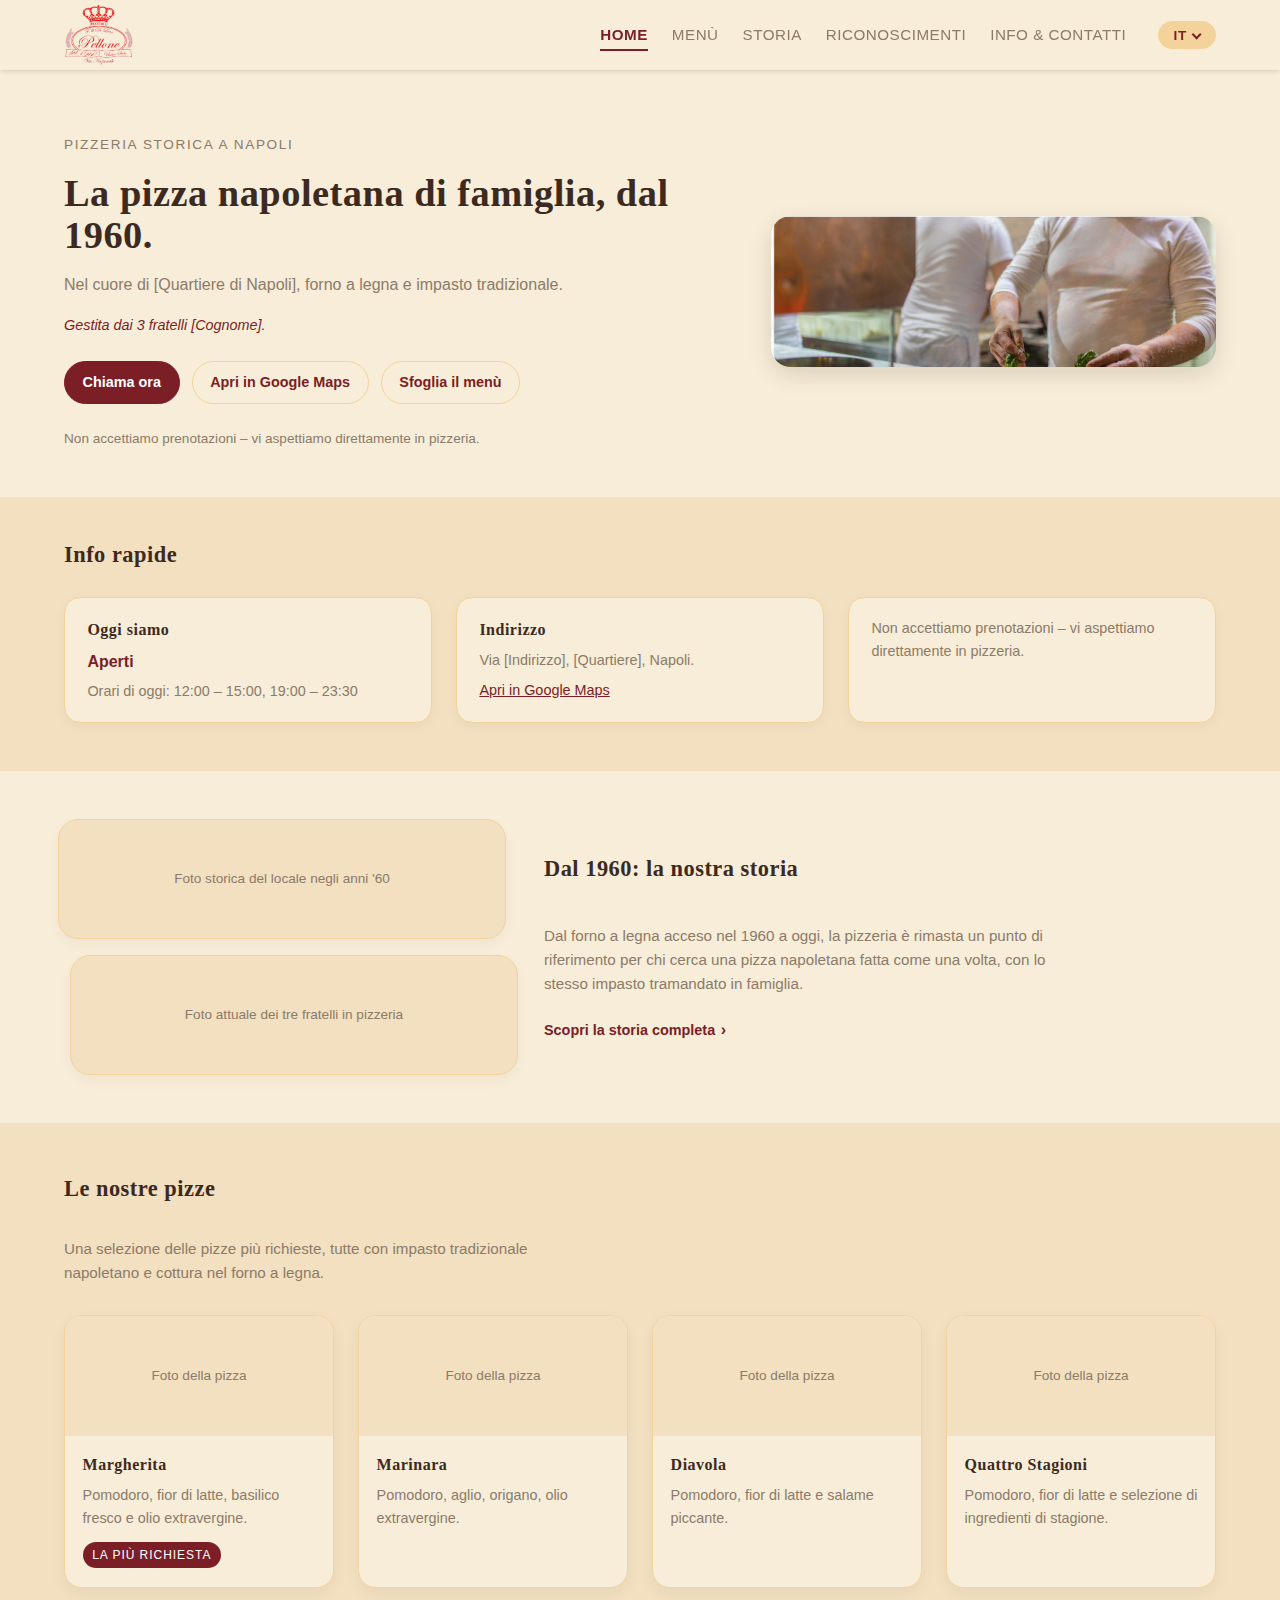
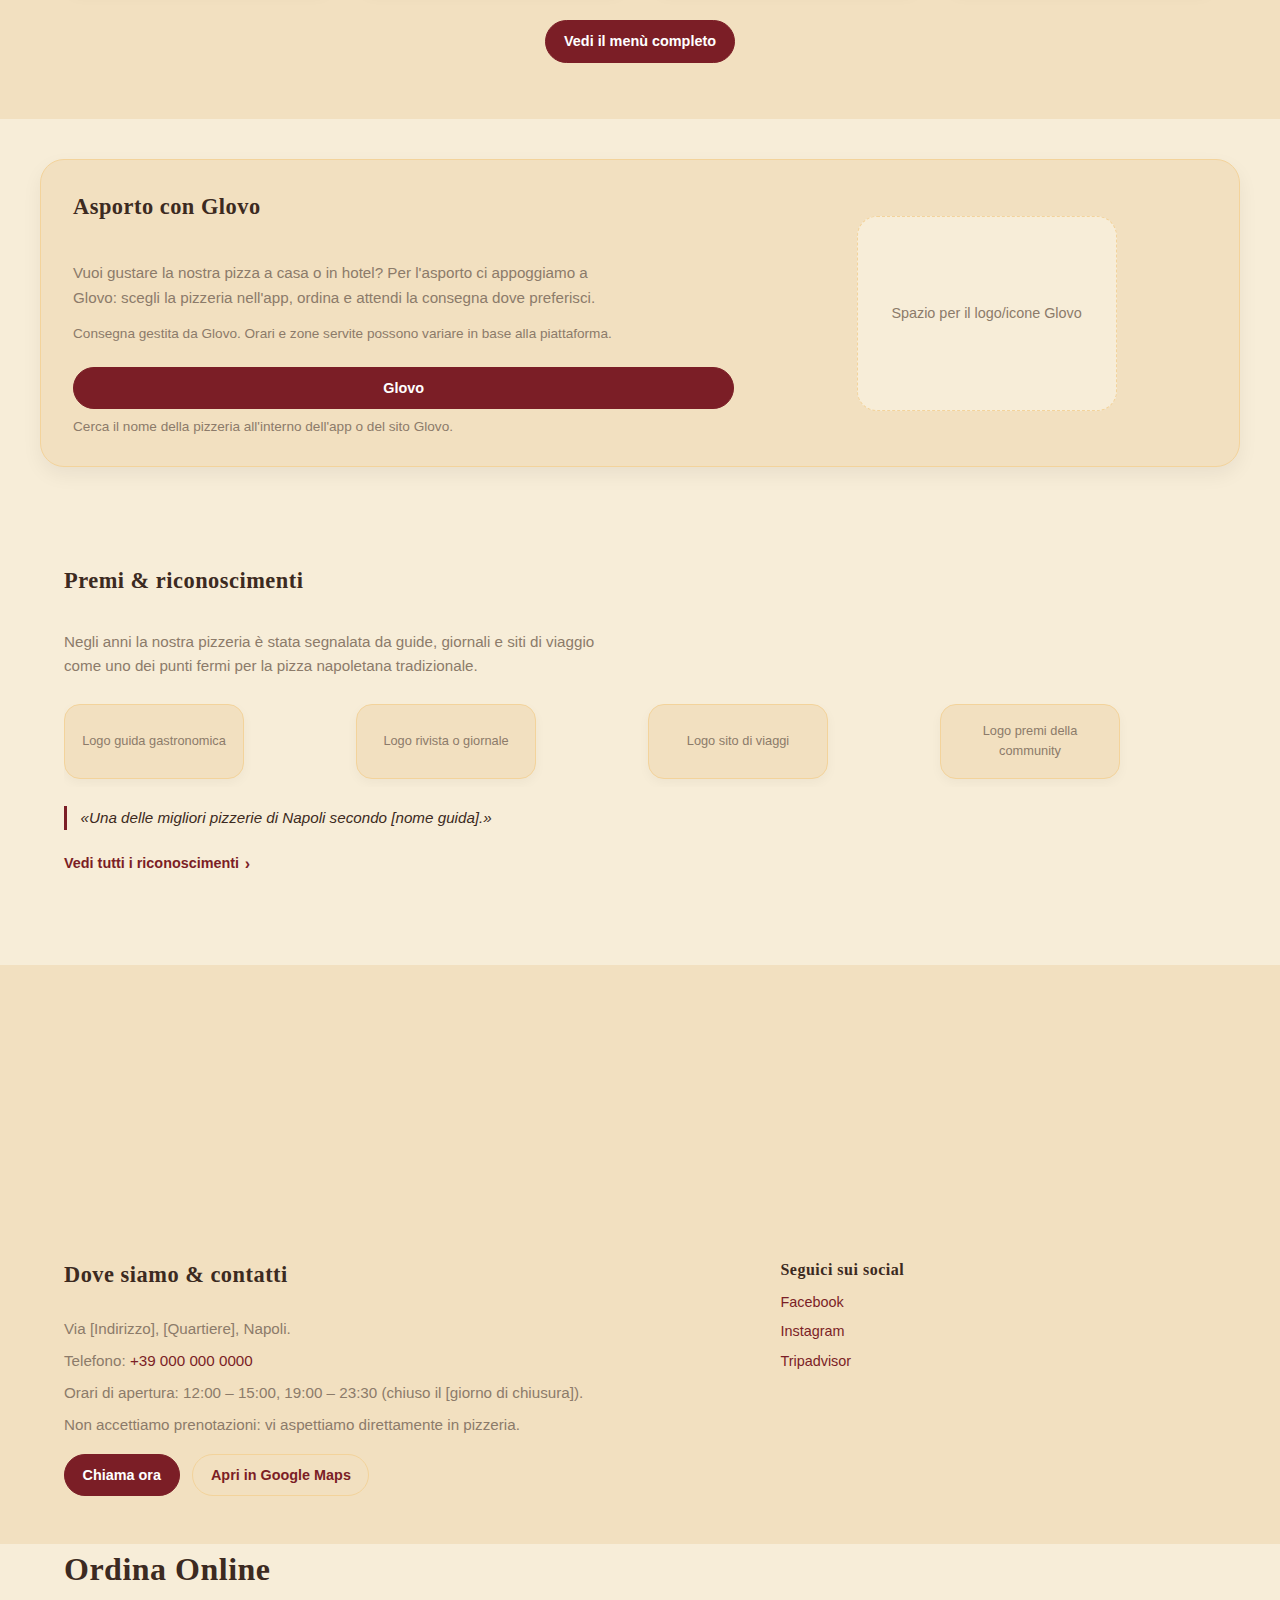
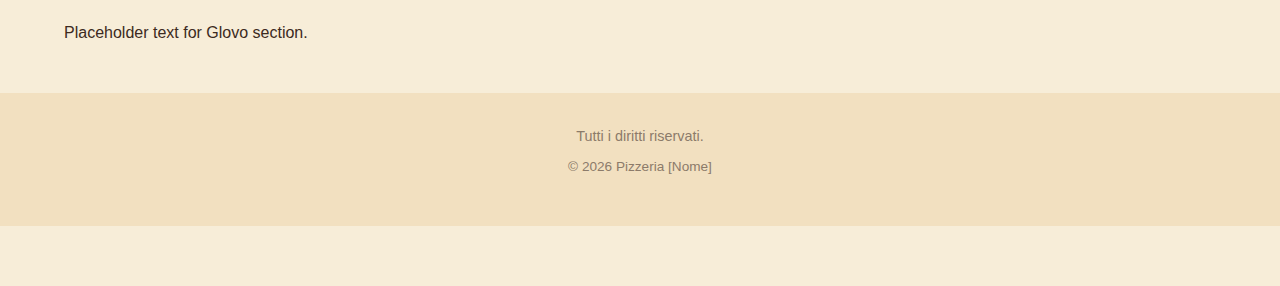
<file: index.html>
<!DOCTYPE html>
<html lang="it">
<head>
    <meta charset="UTF-8">
    <meta name="viewport" content="width=device-width, initial-scale=1.0, viewport-fit=cover">
    <title>Pizzeria [Nome] - Home</title>
    <link rel="stylesheet" href="assets/css/main.css">
    <link rel="stylesheet" href="https://cdnjs.cloudflare.com/ajax/libs/font-awesome/6.4.0/css/all.min.css">
</head>
<body>
    <!-- Header with navigation and language switcher -->
    <header class="header" role="banner">
        <div class="container">
            <div class="header-content">
                <!-- Logo -->
                <div class="logo">
                    <a href="index.html" class="logo__link" aria-label="Homepage - Pizzeria [Nome]">
                        <img
                            src="assets/img/logo.webp"
                            alt="Pizzeria [Nome] - dal 1960"
                            class="logo__image"
                            loading="lazy"
                            width="160"
                            height="60"
                        />
                    </a>
                </div>

                <!-- Burger button for mobile -->
                <button class="burger-button" aria-label="Toggle menu" aria-expanded="false" aria-controls="mobile-menu">
                    <span></span>
                    <span></span>
                    <span></span>
                </button>

                <!-- Desktop navigation and language switcher -->
                <nav class="header-nav" id="header-nav" role="navigation">
                    <ul class="nav-list">
                        <li><a href="index.html" class="nav-link nav-link--active" data-i18n="nav.home" aria-current="page">Home</a></li>
                        <li><a href="menu.html" class="nav-link" data-i18n="nav.menu">Menù</a></li>
                        <li><a href="story.html" class="nav-link" data-i18n="nav.story">Storia</a></li>
                        <li><a href="awards.html" class="nav-link" data-i18n="nav.awards">Riconoscimenti</a></li>
                        <li><a href="contacts.html" class="nav-link" data-i18n="nav.contacts">Info & Contatti</a></li>
                    </ul>

                    <!-- Language switcher -->
                    <div class="language-switcher" aria-label="Language switcher">
                        <button
                            class="language-switcher__toggle"
                            type="button"
                            aria-haspopup="listbox"
                            aria-expanded="false"
                        >
                            <span class="language-switcher__current">IT</span>
                            <span class="language-switcher__chevron" aria-hidden="true"></span>
                        </button>

                        <div class="language-switcher__menu" role="listbox">
                            <button
                                type="button"
                                class="language-option"
                                data-lang="it"
                                role="option"
                                aria-selected="true"
                            >
                                Italiano
                            </button>
                            <button
                                type="button"
                                class="language-option"
                                data-lang="en"
                                role="option"
                                aria-selected="false"
                            >
                                English
                            </button>
                            <button
                                type="button"
                                class="language-option"
                                data-lang="es"
                                role="option"
                                aria-selected="false"
                            >
                                Español
                            </button>
                            <button
                                type="button"
                                class="language-option"
                                data-lang="fr"
                                role="option"
                                aria-selected="false"
                            >
                                Français
                            </button>
                            <button
                                type="button"
                                class="language-option"
                                data-lang="de"
                                role="option"
                                aria-selected="false"
                            >
                                Deutsch
                            </button>
                            <button
                                type="button"
                                class="language-option"
                                data-lang="ru"
                                role="option"
                                aria-selected="false"
                            >
                                Русский
                            </button>
                            <button
                                type="button"
                                class="language-option"
                                data-lang="uk"
                                role="option"
                                aria-selected="false"
                            >
                                Українська
                            </button>
                            <button
                                type="button"
                                class="language-option"
                                data-lang="pl"
                                role="option"
                                aria-selected="false"
                            >
                                Polski
                            </button>
                        </div>
                    </div>
                </nav>
            </div>
        </div>
    </header>

    <!-- Mobile menu (visible when burger is clicked) -->
    <nav class="mobile-menu" id="mobile-menu" aria-hidden="true">
        <ul class="mobile-nav-list">
            <li><a href="index.html" class="mobile-nav-link mobile-nav-link--active" data-i18n="nav.home" aria-current="page">Home</a></li>
            <li><a href="menu.html" class="mobile-nav-link" data-i18n="nav.menu">Menù</a></li>
            <li><a href="story.html" class="mobile-nav-link" data-i18n="nav.story">Storia</a></li>
            <li><a href="awards.html" class="mobile-nav-link" data-i18n="nav.awards">Riconoscimenti</a></li>
            <li><a href="contacts.html" class="mobile-nav-link" data-i18n="nav.contacts">Info & Contatti</a></li>
        </ul>
        <div class="mobile-language-switcher">
            <div class="language-switcher" aria-label="Language switcher">
                <button
                    class="language-switcher__toggle"
                    type="button"
                    aria-haspopup="listbox"
                    aria-expanded="false"
                >
                    <span class="language-switcher__current">IT</span>
                    <span class="language-switcher__chevron" aria-hidden="true"></span>
                </button>

                <div class="language-switcher__menu" role="listbox">
                    <button
                        type="button"
                        class="language-option"
                        data-lang="it"
                        role="option"
                        aria-selected="true"
                    >
                        Italiano
                    </button>
                    <button
                        type="button"
                        class="language-option"
                        data-lang="en"
                        role="option"
                        aria-selected="false"
                    >
                        English
                    </button>
                    <button
                        type="button"
                        class="language-option"
                        data-lang="es"
                        role="option"
                        aria-selected="false"
                    >
                        Español
                    </button>
                    <button
                        type="button"
                        class="language-option"
                        data-lang="fr"
                        role="option"
                        aria-selected="false"
                    >
                        Français
                    </button>
                    <button
                        type="button"
                        class="language-option"
                        data-lang="de"
                        role="option"
                        aria-selected="false"
                    >
                        Deutsch
                    </button>
                    <button
                        type="button"
                        class="language-option"
                        data-lang="ru"
                        role="option"
                        aria-selected="false"
                    >
                        Русский
                    </button>
                    <button
                        type="button"
                        class="language-option"
                        data-lang="uk"
                        role="option"
                        aria-selected="false"
                    >
                        Українська
                    </button>
                    <button
                        type="button"
                        class="language-option"
                        data-lang="pl"
                        role="option"
                        aria-selected="false"
                    >
                        Polski
                    </button>
                </div>
            </div>
        </div>
    </nav>

    <!-- Main content area -->
    <main class="main-content" role="main">
        <!-- Hero section -->
        <section class="hero" id="hero">
            <div class="container hero__inner">
                    <div class="hero__content">
                        <p class="hero__eyebrow" data-i18n="hero.eyebrow">
                            Pizzeria storica a Napoli
                        </p>

                        <h1 class="hero__title" data-i18n="hero.title">
                            La pizza napoletana di famiglia, dal 1960.
                        </h1>

                        <p class="hero__subtitle" data-i18n="hero.subtitle">
                            Nel cuore di [Quartiere di Napoli], forno a legna e impasto tradizionale.
                        </p>

                        <p class="hero__badge" data-i18n="hero.badge">
                            Gestita dai 3 fratelli [Cognome].
                        </p>

                        <div class="hero__actions">
                            <a
                                href="tel:+390000000000"
                                class="btn btn--primary"
                                data-i18n="actions.call"
                            >
                                Chiama ora
                            </a>
                            <a
                                href="https://maps.google.com/?q=Pizzeria+[Nome]+Napoli"
                                class="btn btn--ghost"
                                target="_blank"
                                rel="noopener noreferrer"
                                data-i18n="actions.maps"
                            >
                                Apri in Google Maps
                            </a>
                            <a
                                href="menu.html"
                                class="btn btn--ghost"
                                data-i18n="actions.menu"
                            >
                                Sfoglia il menù
                            </a>
                        </div>

                        <p class="hero__note" data-i18n="hero.note">
                            Non accettiamo prenotazioni – vi aspettiamo direttamente in pizzeria.
                        </p>
                    </div>

                    <div class="hero__media">
                        <img
                            src="assets/img/hero.png"
                            alt="Pizzeria storica napoletana"
                            class="hero__image"
                            loading="eager"
                        />
                    </div>
                </div>
        </section>

        <!-- Quick info section -->
        <section class="quick-info" aria-labelledby="quick-info-title">
            <div class="container">
                    <h2 class="section-title" id="quick-info-title" data-i18n="quick.sectionTitle">
                        Info rapide
                    </h2>

                    <div class="quick-info__grid">
                        <!-- Card 1: Today open/closed -->
                        <article class="quick-info__card">
                            <h3 class="quick-info__card-title" data-i18n="quick.today">
                                Oggi siamo
                            </h3>
                            <p class="quick-info__status quick-info__status--open" data-i18n="quick.statusOpen">
                                Aperti
                            </p>
                            <p class="quick-info__text" data-i18n="quick.hoursLabel">
                                Orari di oggi: 12:00 – 15:00, 19:00 – 23:30
                            </p>
                        </article>

                        <!-- Card 2: Address -->
                        <article class="quick-info__card">
                            <h3 class="quick-info__card-title" data-i18n="quick.addressTitle">
                                Indirizzo
                            </h3>
                            <p class="quick-info__text" data-i18n="quick.addressLabel">
                                Via [Indirizzo], [Quartiere], Napoli.
                            </p>
                            <a
                                href="https://maps.google.com/?q=Pizzeria+[Nome]+Napoli"
                                class="quick-info__link"
                                target="_blank"
                                rel="noopener noreferrer"
                                data-i18n="actions.maps"
                            >
                                Apri in Google Maps
                            </a>
                        </article>

                        <!-- Card 3: Reservations note -->
                        <article class="quick-info__card">
                            <p class="quick-info__text" data-i18n="quick.reservationsNote">
                                Non accettiamo prenotazioni – vi aspettiamo direttamente in pizzeria.
                            </p>
                        </article>
                    </div>
                </div>
        </section>

        <!-- Story preview section -->
        <section class="story-preview" id="story-preview">
            <div class="container story-preview__inner">
                <div class="story-preview__media">
                    <div class="story-preview__photo story-preview__photo--old">
                        <span class="story-preview__photo-label" data-i18n="storyPreview.oldPhotoLabel">
                            Foto storica del locale negli anni '60
                        </span>
                    </div>
                    <div class="story-preview__photo story-preview__photo--today">
                        <span class="story-preview__photo-label" data-i18n="storyPreview.todayPhotoLabel">
                            Foto attuale dei tre fratelli in pizzeria
                        </span>
                    </div>
                </div>

                <div class="story-preview__content">
                    <h2 class="section-title" data-i18n="storyPreview.title">
                        Dal 1960: la nostra storia
                    </h2>

                    <p class="story-preview__text" data-i18n="storyPreview.body">
                        Dal forno a legna acceso nel 1960 a oggi, la pizzeria è rimasta un punto di riferimento
                        per chi cerca una pizza napoletana fatta come una volta, con lo stesso impasto tramandato
                        in famiglia.
                    </p>

                    <a href="story.html" class="link-chevron" data-i18n="storyPreview.link">
                        Scopri la storia completa
                    </a>
                </div>
            </div>
        </section>

        <!-- Pizzas highlight section -->
        <section class="pizzas-highlight" id="pizzas">
            <div class="container">
                <header class="pizzas-highlight__header">
                    <h2 class="section-title" data-i18n="pizzasHighlight.title">
                        Le nostre pizze
                    </h2>
                    <p class="pizzas-highlight__subtitle" data-i18n="pizzasHighlight.subtitle">
                        Una selezione delle pizze più richieste, tutte con impasto tradizionale napoletano
                        e cottura nel forno a legna.
                    </p>
                </header>

                <div class="pizzas-highlight__grid">
                    <!-- Pizza 1 -->
                    <article class="pizza-card">
                        <div class="pizza-card__image-placeholder">
                            <span class="pizza-card__image-label" data-i18n="pizzasHighlight.imagePlaceholder">
                                Foto della pizza
                            </span>
                        </div>
                        <div class="pizza-card__body">
                            <h3 class="pizza-card__name">
                                Margherita
                            </h3>
                            <p class="pizza-card__description" data-i18n="pizzasHighlight.margheritaDescription">
                                Pomodoro, fior di latte, basilico fresco e olio extravergine.
                            </p>
                            <span class="pizza-card__tag" data-i18n="pizzasHighlight.bestSeller">
                                La più richiesta
                            </span>
                        </div>
                    </article>

                    <!-- Pizza 2 -->
                    <article class="pizza-card">
                        <div class="pizza-card__image-placeholder">
                            <span class="pizza-card__image-label" data-i18n="pizzasHighlight.imagePlaceholder">
                                Foto della pizza
                            </span>
                        </div>
                        <div class="pizza-card__body">
                            <h3 class="pizza-card__name">
                                Marinara
                            </h3>
                            <p class="pizza-card__description" data-i18n="pizzasHighlight.marinaraDescription">
                                Pomodoro, aglio, origano, olio extravergine.
                            </p>
                        </div>
                    </article>

                    <!-- Pizza 3 -->
                    <article class="pizza-card">
                        <div class="pizza-card__image-placeholder">
                            <span class="pizza-card__image-label" data-i18n="pizzasHighlight.imagePlaceholder">
                                Foto della pizza
                            </span>
                        </div>
                        <div class="pizza-card__body">
                            <h3 class="pizza-card__name">
                                Diavola
                            </h3>
                            <p class="pizza-card__description" data-i18n="pizzasHighlight.diavolaDescription">
                                Pomodoro, fior di latte e salame piccante.
                            </p>
                        </div>
                    </article>

                    <!-- Pizza 4 -->
                    <article class="pizza-card">
                        <div class="pizza-card__image-placeholder">
                            <span class="pizza-card__image-label" data-i18n="pizzasHighlight.imagePlaceholder">
                                Foto della pizza
                            </span>
                        </div>
                        <div class="pizza-card__body">
                            <h3 class="pizza-card__name">
                                Quattro Stagioni
                            </h3>
                            <p class="pizza-card__description" data-i18n="pizzasHighlight.quattroStagioniDescription">
                                Pomodoro, fior di latte e selezione di ingredienti di stagione.
                            </p>
                        </div>
                    </article>
                </div>

                <div class="pizzas-highlight__cta">
                    <a
                        href="menu.html"
                        class="btn btn--primary"
                        data-i18n="pizzasHighlight.cta"
                    >
                        Vedi il menù completo
                    </a>
                </div>
            </div>
        </section>

        <!-- Glovo delivery section -->
        <section class="delivery-glovo" id="glovo">
            <div class="container delivery-glovo__inner">
                <div class="delivery-glovo__content">
                    <h2 class="section-title" data-i18n="glovoSection.title">
                        Asporto con Glovo
                    </h2>

                    <p class="delivery-glovo__text" data-i18n="glovoSection.body">
                        Vuoi gustare la nostra pizza a casa o in hotel? Per l'asporto ci appoggiamo a Glovo:
                        scegli la pizzeria nell'app, ordina e attendi la consegna dove preferisci.
                    </p>

                    <p class="delivery-glovo__note" data-i18n="glovoSection.note">
                        Consegna gestita da Glovo. Orari e zone servite possono variare in base alla piattaforma.
                    </p>

                    <div class="delivery-glovo__actions">
                        <a
                            href="https://glovoapp.com/"
                            class="btn btn--primary"
                            target="_blank"
                            rel="noopener noreferrer"
                            data-i18n="actions.glovo"
                        >
                            Ordina su Glovo
                        </a>
                        <p class="delivery-glovo__hint" data-i18n="glovoSection.hint">
                            Cerca il nome della pizzeria all'interno dell'app o del sito Glovo.
                        </p>
                    </div>
                </div>

                <div class="delivery-glovo__media">
                    <div class="delivery-glovo__logo-placeholder">
                        <span class="delivery-glovo__logo-label" data-i18n="glovoSection.logoLabel">
                            Spazio per il logo/icone Glovo
                        </span>
                    </div>
                </div>
            </div>
        </section>

        <!-- Awards preview section -->
        <section class="awards-preview" id="awards">
            <div class="container">
                <header class="awards-preview__header">
                    <h2 class="section-title" data-i18n="awardsPreview.title">
                        Premi & riconoscimenti
                    </h2>
                    <p class="awards-preview__subtitle" data-i18n="awardsPreview.subtitle">
                        Negli anni la nostra pizzeria è stata segnalata da guide, giornali e siti di viaggio
                        come uno dei punti fermi per la pizza napoletana tradizionale.
                    </p>
                </header>

                <div class="awards-preview__logos" aria-label="Selezione di guide e riconoscimenti">
                    <!-- Logo 1 -->
                    <div class="award-logo">
                        <span class="award-logo__placeholder" data-i18n="awardsPreview.logoGuide">
                            Logo guida gastronomica
                        </span>
                    </div>

                    <!-- Logo 2 -->
                    <div class="award-logo">
                        <span class="award-logo__placeholder" data-i18n="awardsPreview.logoMagazine">
                            Logo rivista o giornale
                        </span>
                    </div>

                    <!-- Logo 3 -->
                    <div class="award-logo">
                        <span class="award-logo__placeholder" data-i18n="awardsPreview.logoTravel">
                            Logo sito di viaggi
                        </span>
                    </div>

                    <!-- Logo 4 -->
                    <div class="award-logo">
                        <span class="award-logo__placeholder" data-i18n="awardsPreview.logoCommunity">
                            Logo premi community
                        </span>
                    </div>
                </div>

                <blockquote class="awards-preview__quote" data-i18n="awardsPreview.quote">
                    «Una delle migliori pizzerie di Napoli secondo [nome guida].»
                </blockquote>

                <div class="awards-preview__cta">
                    <a href="awards.html" class="link-chevron" data-i18n="awardsPreview.link">
                        Vedi tutti i riconoscimenti
                    </a>
                </div>
            </div>
        </section>

        <!-- Location & Contacts section -->
        <section class="location-home" id="contacts">
            <div class="location-home__map-wrapper">
                <!-- Placeholder Google Maps iframe -->
                <iframe
                    class="location-home__map"
                    src="https://www.google.com/maps/embed?pb=!1m18!1m12!1m3!1d3028.1234567890123!2d14.2486!3d40.8518!2m3!1f0!2f0!3f0!3m2!1i1024!2i768!4f13.1!3m3!1m2!1s0x0%3A0x0!2zNDDCsDUxJzA2LjUiTiAxNMKwMTQnNTQuOSJF!5e0!3m2!1sit!2sit!4v1234567890123!5m2!1sit!2sit"
                    loading="lazy"
                    referrerpolicy="no-referrer-when-downgrade"
                    title="Mappa della pizzeria a Napoli"
                ></iframe>
            </div>

            <div class="location-home__content">
                <div class="container location-home__inner">
                    <div class="location-home__details">
                        <h2 class="section-title" data-i18n="contactsHome.title">
                            Dove siamo & contatti
                        </h2>

                        <p class="location-home__address" data-i18n="contactsHome.address">
                            Via [Indirizzo], [Quartiere], Napoli.
                        </p>

                        <p class="location-home__phone">
                            <span data-i18n="contactsHome.phoneLabel">Telefono:</span>
                            <a href="tel:+390000000000" class="location-home__phone-link">
                                +39 000 000 0000
                            </a>
                        </p>

                        <p class="location-home__hours" data-i18n="contactsHome.hours">
                            Orari di apertura: 12:00 – 15:00, 19:00 – 23:30 (chiuso il [giorno di chiusura]).
                        </p>

                        <p class="location-home__note" data-i18n="contactsHome.note">
                            Non accettiamo prenotazioni: vi aspettiamo direttamente in pizzeria.
                        </p>

                        <div class="location-home__actions">
                            <a
                                href="tel:+390000000000"
                                class="btn btn--primary"
                                data-i18n="actions.call"
                            >
                                Chiama ora
                            </a>
                            <a
                                href="https://maps.google.com/?q=Pizzeria+[Nome]+Napoli"
                                class="btn btn--ghost"
                                target="_blank"
                                rel="noopener noreferrer"
                                data-i18n="actions.maps"
                            >
                                Apri in Google Maps
                            </a>
                        </div>
                    </div>

                    <div class="location-home__extra">
                        <h3 class="location-home__extra-title" data-i18n="contactsHome.socialTitle">
                            Seguici sui social
                        </h3>
                        <ul class="location-home__social-list">
                            <li>
                                <a href="#" class="location-home__social-link">
                                    <span class="location-home__social-label">Facebook</span>
                                </a>
                            </li>
                            <li>
                                <a href="#" class="location-home__social-link">
                                    <span class="location-home__social-label">Instagram</span>
                                </a>
                            </li>
                            <li>
                                <a href="#" class="location-home__social-link">
                                    <span class="location-home__social-label">Tripadvisor</span>
                                </a>
                            </li>
                        </ul>
                    </div>
                </div>
            </div>
        </section>

        <!-- TODO: Glovo section will go here -->
        <section class="glovo-section" id="glovo-section">
            <div class="container">
                <h2 data-i18n="page.home.glovo.title">Ordina Online</h2>
                <p data-i18n="page.home.glovo.text">Placeholder text for Glovo section.</p>
            </div>
        </section>
    </main>

    <!-- Footer -->
    <footer class="footer" role="contentinfo">
        <div class="container">
            <p class="footer-text" data-i18n="footer.rights">Tutti i diritti riservati.</p>
            <p class="footer-year">&copy; <span id="current-year"></span> Pizzeria [Nome]</p>
        </div>
    </footer>

    <!-- Mobile bottom bar (visible only on mobile) -->
    <!-- Bottom Bar -->
    <div class="bottom-bar">
        <a href="tel:+390000000000" class="bottom-bar-btn bottom-bar-btn--call" aria-label="Chiama">
            <i class="fas fa-phone"></i>
        </a>
        <a href="https://maps.google.com/?q=Pizzeria+[Nome]+Napoli" class="bottom-bar-btn bottom-bar-btn--map" target="_blank" rel="noopener noreferrer" aria-label="Apri in Google Maps">
            <i class="fas fa-location-dot"></i>
        </a>
        <a href="menu.html" class="bottom-bar-btn bottom-bar-btn--menu" aria-label="Vedi il menù">
            <i class="fas fa-book-open"></i>
        </a>
        <a href="https://glovoapp.com/" class="bottom-bar-btn bottom-bar-btn--glovo" target="_blank" rel="noopener noreferrer" aria-label="Ordina su Glovo">
            <i class="fas fa-motorcycle"></i>
        </a>
    </div>

    <!-- Load scripts at end of body -->
    <script src="assets/js/i18n.js"></script>
    <script src="assets/js/main.js"></script>
</body>
</html>
</file>
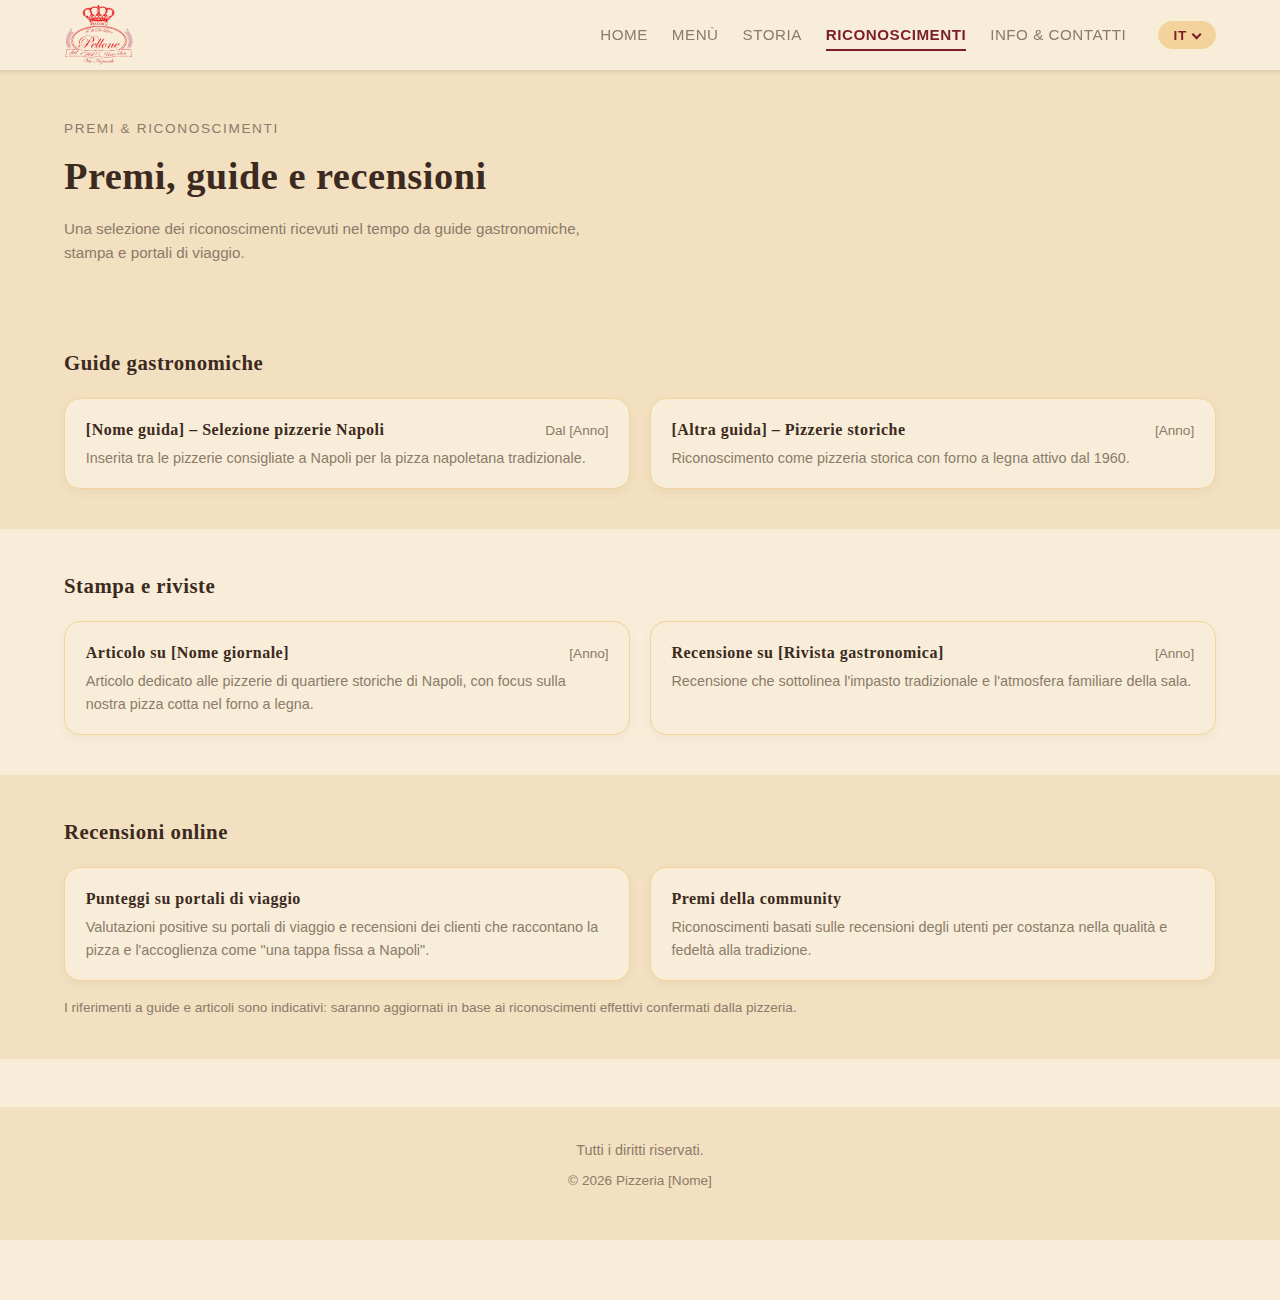
<file: awards.html>
<!DOCTYPE html>
<html lang="it">
<head>
    <meta charset="UTF-8">
    <meta name="viewport" content="width=device-width, initial-scale=1.0, viewport-fit=cover">
    <title>Pizzeria [Nome] - Riconoscimenti</title>
    <link rel="stylesheet" href="assets/css/main.css">
    <link rel="stylesheet" href="https://cdnjs.cloudflare.com/ajax/libs/font-awesome/6.4.0/css/all.min.css">
</head>
<body>
    <!-- Header with navigation and language switcher -->
    <header class="header" role="banner">
        <div class="container">
            <div class="header-content">
                <!-- Logo -->
                <div class="logo">
                    <a href="index.html" class="logo__link" aria-label="Homepage - Pizzeria [Nome]">
                        <img
                            src="assets/img/logo.webp"
                            alt="Pizzeria [Nome] - dal 1960"
                            class="logo__image"
                            loading="lazy"
                            width="160"
                            height="60"
                        />
                    </a>
                </div>

                <!-- Burger button for mobile -->
                <button class="burger-button" aria-label="Toggle menu" aria-expanded="false" aria-controls="mobile-menu">
                    <span></span>
                    <span></span>
                    <span></span>
                </button>

                <!-- Desktop navigation and language switcher -->
                <nav class="header-nav" id="header-nav" role="navigation">
                    <ul class="nav-list">
                        <li><a href="index.html" class="nav-link" data-i18n="nav.home">Home</a></li>
                        <li><a href="menu.html" class="nav-link" data-i18n="nav.menu">Menù</a></li>
                        <li><a href="story.html" class="nav-link" data-i18n="nav.story">Storia</a></li>
                        <li><a href="awards.html" class="nav-link nav-link--active" data-i18n="nav.awards" aria-current="page">Riconoscimenti</a></li>
                        <li><a href="contacts.html" class="nav-link" data-i18n="nav.contacts">Info & Contatti</a></li>
                    </ul>

                    <!-- Language switcher -->
                    <div class="language-switcher" aria-label="Language switcher">
                        <button
                            class="language-switcher__toggle"
                            type="button"
                            aria-haspopup="listbox"
                            aria-expanded="false"
                        >
                            <span class="language-switcher__current">IT</span>
                            <span class="language-switcher__chevron" aria-hidden="true"></span>
                        </button>

                        <div class="language-switcher__menu" role="listbox">
                            <button
                                type="button"
                                class="language-option"
                                data-lang="it"
                                role="option"
                                aria-selected="true"
                            >
                                Italiano
                            </button>
                            <button
                                type="button"
                                class="language-option"
                                data-lang="en"
                                role="option"
                                aria-selected="false"
                            >
                                English
                            </button>
                            <button
                                type="button"
                                class="language-option"
                                data-lang="es"
                                role="option"
                                aria-selected="false"
                            >
                                Español
                            </button>
                            <button
                                type="button"
                                class="language-option"
                                data-lang="fr"
                                role="option"
                                aria-selected="false"
                            >
                                Français
                            </button>
                            <button
                                type="button"
                                class="language-option"
                                data-lang="de"
                                role="option"
                                aria-selected="false"
                            >
                                Deutsch
                            </button>
                            <button
                                type="button"
                                class="language-option"
                                data-lang="ru"
                                role="option"
                                aria-selected="false"
                            >
                                Русский
                            </button>
                            <button
                                type="button"
                                class="language-option"
                                data-lang="uk"
                                role="option"
                                aria-selected="false"
                            >
                                Українська
                            </button>
                            <button
                                type="button"
                                class="language-option"
                                data-lang="pl"
                                role="option"
                                aria-selected="false"
                            >
                                Polski
                            </button>
                        </div>
                    </div>
                </nav>
            </div>
        </div>
    </header>

    <!-- Mobile menu (visible when burger is clicked) -->
    <nav class="mobile-menu" id="mobile-menu" aria-hidden="true">
        <ul class="mobile-nav-list">
            <li><a href="index.html" class="mobile-nav-link" data-i18n="nav.home">Home</a></li>
            <li><a href="menu.html" class="mobile-nav-link" data-i18n="nav.menu">Menù</a></li>
            <li><a href="story.html" class="mobile-nav-link" data-i18n="nav.story">Storia</a></li>
            <li><a href="awards.html" class="mobile-nav-link mobile-nav-link--active" data-i18n="nav.awards" aria-current="page">Riconoscimenti</a></li>
            <li><a href="contacts.html" class="mobile-nav-link" data-i18n="nav.contacts">Info & Contatti</a></li>
        </ul>
        <div class="mobile-language-switcher">
            <div class="language-switcher" aria-label="Language switcher">
                <button
                    class="language-switcher__toggle"
                    type="button"
                    aria-haspopup="listbox"
                    aria-expanded="false"
                >
                    <span class="language-switcher__current">IT</span>
                    <span class="language-switcher__chevron" aria-hidden="true"></span>
                </button>

                <div class="language-switcher__menu" role="listbox">
                    <button
                        type="button"
                        class="language-option"
                        data-lang="it"
                        role="option"
                        aria-selected="true"
                    >
                        Italiano
                    </button>
                    <button
                        type="button"
                        class="language-option"
                        data-lang="en"
                        role="option"
                        aria-selected="false"
                    >
                        English
                    </button>
                    <button
                        type="button"
                        class="language-option"
                        data-lang="es"
                        role="option"
                        aria-selected="false"
                    >
                        Español
                    </button>
                    <button
                        type="button"
                        class="language-option"
                        data-lang="fr"
                        role="option"
                        aria-selected="false"
                    >
                        Français
                    </button>
                    <button
                        type="button"
                        class="language-option"
                        data-lang="de"
                        role="option"
                        aria-selected="false"
                    >
                        Deutsch
                    </button>
                    <button
                        type="button"
                        class="language-option"
                        data-lang="ru"
                        role="option"
                        aria-selected="false"
                    >
                        Русский
                    </button>
                    <button
                        type="button"
                        class="language-option"
                        data-lang="uk"
                        role="option"
                        aria-selected="false"
                    >
                        Українська
                    </button>
                    <button
                        type="button"
                        class="language-option"
                        data-lang="pl"
                        role="option"
                        aria-selected="false"
                    >
                        Polski
                    </button>
                </div>
            </div>
        </div>
    </nav>

    <!-- Main content area -->
    <main class="main-content" role="main">
        <!-- Page hero -->
        <section class="page-hero page-hero--awards">
            <div class="container page-hero__inner">
                <p class="page-hero__eyebrow" data-i18n="awardsPage.eyebrow">
                    Premi & riconoscimenti
                </p>
                <h1 class="page-hero__title" data-i18n="awardsPage.heroTitle">
                    Premi, guide e recensioni
                </h1>
                <p class="page-hero__subtitle" data-i18n="awardsPage.heroSubtitle">
                    Una selezione dei riconoscimenti ricevuti nel tempo da guide gastronomiche, stampa
                    e portali di viaggio.
                </p>
            </div>
        </section>

        <!-- Guides -->
        <section class="awards-section awards-section--guides">
            <div class="container">
                <h2 class="awards-section__title" data-i18n="awardsPage.guidesTitle">
                    Guide gastronomiche
                </h2>

                <div class="awards-section__grid">
                    <article class="award-card">
                        <header class="award-card__header">
                            <h3 class="award-card__name" data-i18n="awardsPage.guides.item1.title">
                                [Nome guida] – Selezione pizzerie Napoli
                            </h3>
                            <span class="award-card__year" data-i18n="awardsPage.guides.item1.year">
                                Dal [Anno]
                            </span>
                        </header>
                        <p class="award-card__description" data-i18n="awardsPage.guides.item1.description">
                            Inserita tra le pizzerie consigliate a Napoli per la pizza napoletana tradizionale.
                        </p>
                    </article>

                    <article class="award-card">
                        <header class="award-card__header">
                            <h3 class="award-card__name" data-i18n="awardsPage.guides.item2.title">
                                [Altra guida] – Pizzerie storiche
                            </h3>
                            <span class="award-card__year" data-i18n="awardsPage.guides.item2.year">
                                [Anno]
                            </span>
                        </header>
                        <p class="award-card__description" data-i18n="awardsPage.guides.item2.description">
                            Riconoscimento come pizzeria storica con forno a legna attivo dal 1960.
                        </p>
                    </article>
                </div>
            </div>
        </section>

        <!-- Press / magazines -->
        <section class="awards-section awards-section--press">
            <div class="container">
                <h2 class="awards-section__title" data-i18n="awardsPage.pressTitle">
                    Stampa e riviste
                </h2>

                <div class="awards-section__grid">
                    <article class="award-card">
                        <header class="award-card__header">
                            <h3 class="award-card__name" data-i18n="awardsPage.press.item1.title">
                                Articolo su [Nome giornale]
                            </h3>
                            <span class="award-card__year" data-i18n="awardsPage.press.item1.year">
                                [Anno]
                            </span>
                        </header>
                        <p class="award-card__description" data-i18n="awardsPage.press.item1.description">
                            Articolo dedicato alle pizzerie di quartiere storiche di Napoli, con focus sulla
                            nostra pizza cotta nel forno a legna.
                        </p>
                    </article>

                    <article class="award-card">
                        <header class="award-card__header">
                            <h3 class="award-card__name" data-i18n="awardsPage.press.item2.title">
                                Recensione su [Rivista gastronomica]
                            </h3>
                            <span class="award-card__year" data-i18n="awardsPage.press.item2.year">
                                [Anno]
                            </span>
                        </header>
                        <p class="award-card__description" data-i18n="awardsPage.press.item2.description">
                            Recensione che sottolinea l'impasto tradizionale e l'atmosfera familiare della sala.
                        </p>
                    </article>
                </div>
            </div>
        </section>

        <!-- Online reviews -->
        <section class="awards-section awards-section--online">
            <div class="container">
                <h2 class="awards-section__title" data-i18n="awardsPage.onlineTitle">
                    Recensioni online
                </h2>

                <div class="awards-section__grid">
                    <article class="award-card">
                        <header class="award-card__header">
                            <h3 class="award-card__name" data-i18n="awardsPage.online.item1.title">
                                Punteggi su portali di viaggio
                            </h3>
                        </header>
                        <p class="award-card__description" data-i18n="awardsPage.online.item1.description">
                            Valutazioni positive su portali di viaggio e recensioni dei clienti che raccontano
                            la pizza e l'accoglienza come "una tappa fissa a Napoli".
                        </p>
                    </article>

                    <article class="award-card">
                        <header class="award-card__header">
                            <h3 class="award-card__name" data-i18n="awardsPage.online.item2.title">
                                Premi della community
                            </h3>
                        </header>
                        <p class="award-card__description" data-i18n="awardsPage.online.item2.description">
                            Riconoscimenti basati sulle recensioni degli utenti per costanza nella qualità
                            e fedeltà alla tradizione.
                        </p>
                    </article>
                </div>

                <p class="awards-section__note" data-i18n="awardsPage.note">
                    I riferimenti a guide e articoli sono indicativi: saranno aggiornati in base
                    ai riconoscimenti effettivi confermati dalla pizzeria.
                </p>
            </div>
        </section>
    </main>

    <!-- Footer -->
    <footer class="footer" role="contentinfo">
        <div class="container">
            <p class="footer-text" data-i18n="footer.rights">Tutti i diritti riservati.</p>
            <p class="footer-year">&copy; <span id="current-year"></span> Pizzeria [Nome]</p>
        </div>
    </footer>

    <!-- Bottom Bar -->
    <div class="bottom-bar">
        <a href="tel:+390000000000" class="bottom-bar-btn bottom-bar-btn--call" aria-label="Chiama">
            <i class="fas fa-phone"></i>
        </a>
        <a href="https://maps.google.com/?q=Pizzeria+[Nome]+Napoli" class="bottom-bar-btn bottom-bar-btn--map" target="_blank" rel="noopener noreferrer" aria-label="Apri in Google Maps">
            <i class="fas fa-location-dot"></i>
        </a>
        <a href="menu.html" class="bottom-bar-btn bottom-bar-btn--menu" aria-label="Vedi il menù">
            <i class="fas fa-book-open"></i>
        </a>
        <a href="https://glovoapp.com/" class="bottom-bar-btn bottom-bar-btn--glovo" target="_blank" rel="noopener noreferrer" aria-label="Ordina su Glovo">
            <i class="fas fa-motorcycle"></i>
        </a>
    </div>

    <!-- Load scripts at end of body -->
    <script src="assets/js/i18n.js"></script>
    <script src="assets/js/main.js"></script>
</body>
</html>
</file>
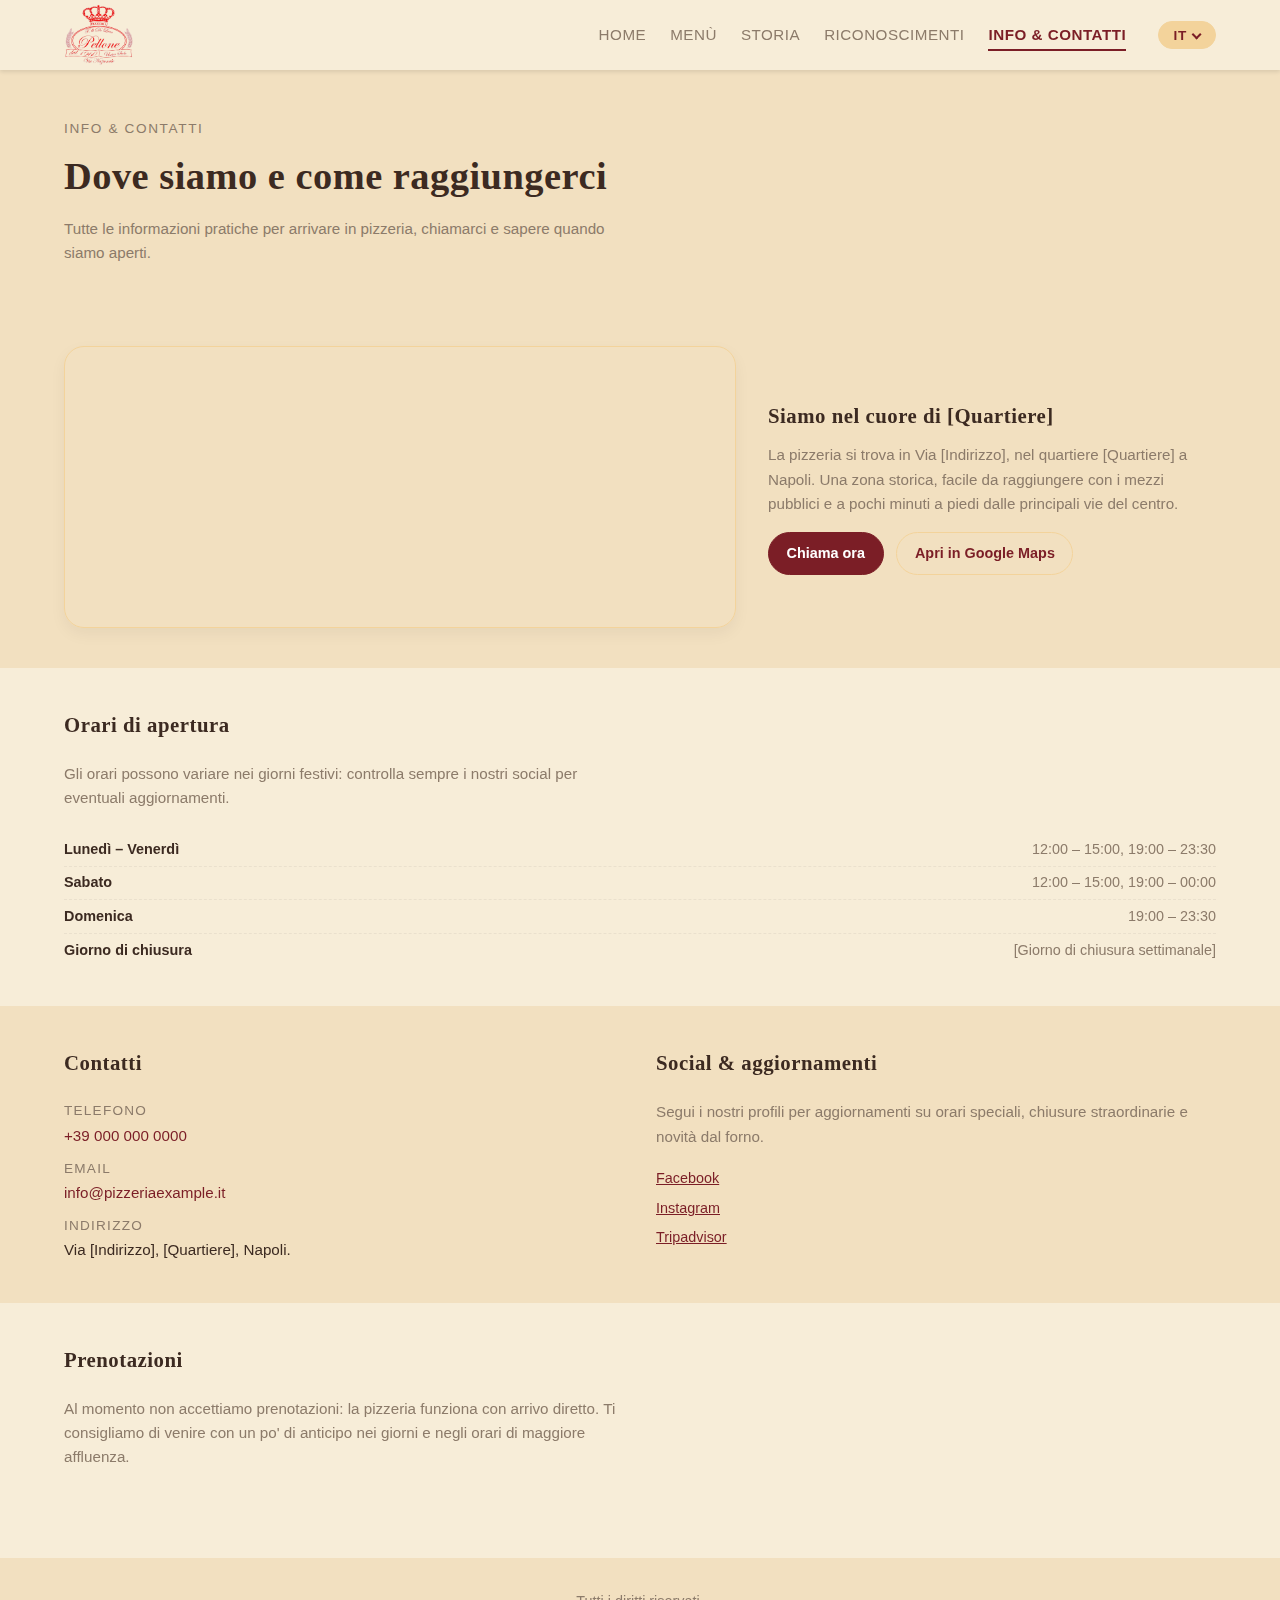
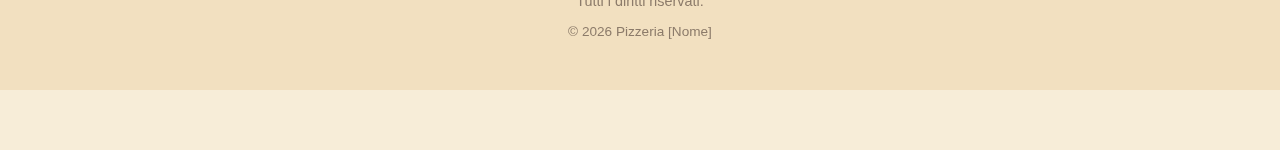
<file: contacts.html>
<!DOCTYPE html>
<html lang="it">
<head>
    <meta charset="UTF-8">
    <meta name="viewport" content="width=device-width, initial-scale=1.0, viewport-fit=cover">
    <title>Pizzeria [Nome] - Info & Contatti</title>
    <link rel="stylesheet" href="assets/css/main.css">
    <link rel="stylesheet" href="https://cdnjs.cloudflare.com/ajax/libs/font-awesome/6.4.0/css/all.min.css">
</head>
<body>
    <!-- Header with navigation and language switcher -->
    <header class="header" role="banner">
        <div class="container">
            <div class="header-content">
                <!-- Logo -->
                <div class="logo">
                    <a href="index.html" class="logo__link" aria-label="Homepage - Pizzeria [Nome]">
                        <img
                            src="assets/img/logo.webp"
                            alt="Pizzeria [Nome] - dal 1960"
                            class="logo__image"
                            loading="lazy"
                            width="160"
                            height="60"
                        />
                    </a>
                </div>

                <!-- Burger button for mobile -->
                <button class="burger-button" aria-label="Toggle menu" aria-expanded="false" aria-controls="mobile-menu">
                    <span></span>
                    <span></span>
                    <span></span>
                </button>

                <!-- Desktop navigation and language switcher -->
                <nav class="header-nav" id="header-nav" role="navigation">
                    <ul class="nav-list">
                        <li><a href="index.html" class="nav-link" data-i18n="nav.home">Home</a></li>
                        <li><a href="menu.html" class="nav-link" data-i18n="nav.menu">Menù</a></li>
                        <li><a href="story.html" class="nav-link" data-i18n="nav.story">Storia</a></li>
                        <li><a href="awards.html" class="nav-link" data-i18n="nav.awards">Riconoscimenti</a></li>
                        <li><a href="contacts.html" class="nav-link nav-link--active" data-i18n="nav.contacts" aria-current="page">Info & Contatti</a></li>
                    </ul>

                    <!-- Language switcher -->
                    <div class="language-switcher" aria-label="Language switcher">
                        <button
                            class="language-switcher__toggle"
                            type="button"
                            aria-haspopup="listbox"
                            aria-expanded="false"
                        >
                            <span class="language-switcher__current">IT</span>
                            <span class="language-switcher__chevron" aria-hidden="true"></span>
                        </button>

                        <div class="language-switcher__menu" role="listbox">
                            <button
                                type="button"
                                class="language-option"
                                data-lang="it"
                                role="option"
                                aria-selected="true"
                            >
                                Italiano
                            </button>
                            <button
                                type="button"
                                class="language-option"
                                data-lang="en"
                                role="option"
                                aria-selected="false"
                            >
                                English
                            </button>
                            <button
                                type="button"
                                class="language-option"
                                data-lang="es"
                                role="option"
                                aria-selected="false"
                            >
                                Español
                            </button>
                            <button
                                type="button"
                                class="language-option"
                                data-lang="fr"
                                role="option"
                                aria-selected="false"
                            >
                                Français
                            </button>
                            <button
                                type="button"
                                class="language-option"
                                data-lang="de"
                                role="option"
                                aria-selected="false"
                            >
                                Deutsch
                            </button>
                            <button
                                type="button"
                                class="language-option"
                                data-lang="ru"
                                role="option"
                                aria-selected="false"
                            >
                                Русский
                            </button>
                            <button
                                type="button"
                                class="language-option"
                                data-lang="uk"
                                role="option"
                                aria-selected="false"
                            >
                                Українська
                            </button>
                            <button
                                type="button"
                                class="language-option"
                                data-lang="pl"
                                role="option"
                                aria-selected="false"
                            >
                                Polski
                            </button>
                        </div>
                    </div>
                </nav>
            </div>
        </div>
    </header>

    <!-- Mobile menu (visible when burger is clicked) -->
    <nav class="mobile-menu" id="mobile-menu" aria-hidden="true">
        <ul class="mobile-nav-list">
            <li><a href="index.html" class="mobile-nav-link" data-i18n="nav.home">Home</a></li>
            <li><a href="menu.html" class="mobile-nav-link" data-i18n="nav.menu">Menù</a></li>
            <li><a href="story.html" class="mobile-nav-link" data-i18n="nav.story">Storia</a></li>
            <li><a href="awards.html" class="mobile-nav-link" data-i18n="nav.awards">Riconoscimenti</a></li>
            <li><a href="contacts.html" class="mobile-nav-link mobile-nav-link--active" data-i18n="nav.contacts" aria-current="page">Info & Contatti</a></li>
        </ul>
        <div class="mobile-language-switcher">
            <div class="language-switcher" aria-label="Language switcher">
                <button
                    class="language-switcher__toggle"
                    type="button"
                    aria-haspopup="listbox"
                    aria-expanded="false"
                >
                    <span class="language-switcher__current">IT</span>
                    <span class="language-switcher__chevron" aria-hidden="true"></span>
                </button>

                <div class="language-switcher__menu" role="listbox">
                    <button
                        type="button"
                        class="language-option"
                        data-lang="it"
                        role="option"
                        aria-selected="true"
                    >
                        Italiano
                    </button>
                    <button
                        type="button"
                        class="language-option"
                        data-lang="en"
                        role="option"
                        aria-selected="false"
                    >
                        English
                    </button>
                    <button
                        type="button"
                        class="language-option"
                        data-lang="es"
                        role="option"
                        aria-selected="false"
                    >
                        Español
                    </button>
                    <button
                        type="button"
                        class="language-option"
                        data-lang="fr"
                        role="option"
                        aria-selected="false"
                    >
                        Français
                    </button>
                    <button
                        type="button"
                        class="language-option"
                        data-lang="de"
                        role="option"
                        aria-selected="false"
                    >
                        Deutsch
                    </button>
                    <button
                        type="button"
                        class="language-option"
                        data-lang="ru"
                        role="option"
                        aria-selected="false"
                    >
                        Русский
                    </button>
                    <button
                        type="button"
                        class="language-option"
                        data-lang="uk"
                        role="option"
                        aria-selected="false"
                    >
                        Українська
                    </button>
                    <button
                        type="button"
                        class="language-option"
                        data-lang="pl"
                        role="option"
                        aria-selected="false"
                    >
                        Polski
                    </button>
                </div>
            </div>
        </div>
    </nav>

    <!-- Main content area -->
    <main class="main-content" role="main">
        <!-- Page hero -->
        <section class="page-hero page-hero--contacts">
            <div class="container page-hero__inner">
                <p class="page-hero__eyebrow" data-i18n="contactsPage.eyebrow">
                    Info & contatti
                </p>
                <h1 class="page-hero__title" data-i18n="contactsPage.heroTitle">
                    Dove siamo e come raggiungerci
                </h1>
                <p class="page-hero__subtitle" data-i18n="contactsPage.heroSubtitle">
                    Tutte le informazioni pratiche per arrivare in pizzeria, chiamarci e sapere quando siamo aperti.
                </p>
            </div>
        </section>

        <!-- Map + quick actions -->
        <section class="contacts-section contacts-section--map">
            <div class="container contacts-section__inner contacts-section__inner--map">
                <div class="contacts-section__map-wrapper">
                    <iframe
                        class="contacts-section__map"
                        src="https://www.google.com/maps/embed?pb=!1m18!1m12!1m3!1d3028.1234567890123!2d14.2486!3d40.8518!2m3!1f0!2f0!3f0!3m2!1i1024!2i768!4f13.1!3m3!1m2!1s0x0%3A0x0!2zNDDCsDUxJzA2LjUiTiAxNMKwMTQnNTQuOSJF!5e0!3m2!1sit!2sit!4v1234567890123!5m2!1sit!2sit"
                        loading="lazy"
                        referrerpolicy="no-referrer-when-downgrade"
                        title="Mappa della pizzeria a Napoli"
                    ></iframe>
                </div>

                <div class="contacts-section__map-details">
                    <h2 class="contacts-section__title" data-i18n="contactsPage.mapTitle">
                        Siamo nel cuore di [Quartiere]
                    </h2>
                    <p class="contacts-section__text" data-i18n="contactsPage.mapBody">
                        La pizzeria si trova in Via [Indirizzo], nel quartiere [Quartiere] a Napoli.
                        Una zona storica, facile da raggiungere con i mezzi pubblici e a pochi minuti a piedi
                        dalle principali vie del centro.
                    </p>

                    <div class="contacts-section__actions">
                        <a
                            href="tel:+390000000000"
                            class="btn btn--primary"
                            data-i18n="actions.call"
                        >
                            Chiama ora
                        </a>
                        <a
                            href="https://maps.google.com/?q=Pizzeria+[Nome]+Napoli"
                            class="btn btn--ghost"
                            target="_blank"
                            rel="noopener noreferrer"
                            data-i18n="actions.maps"
                        >
                            Apri in Google Maps
                        </a>
                    </div>
                </div>
            </div>
        </section>

        <!-- Opening hours -->
        <section class="contacts-section contacts-section--hours">
            <div class="container contacts-section__inner">
                <div class="contacts-section__block">
                    <h2 class="contacts-section__title" data-i18n="contactsPage.hoursTitle">
                        Orari di apertura
                    </h2>
                    <p class="contacts-section__text" data-i18n="contactsPage.hoursIntro">
                        Gli orari possono variare nei giorni festivi: controlla sempre i nostri social per eventuali aggiornamenti.
                    </p>

                    <dl class="opening-hours">
                        <div class="opening-hours__row">
                            <dt data-i18n="contactsPage.hoursWeekdays">Lunedì – Venerdì</dt>
                            <dd data-i18n="contactsPage.hoursWeekdaysValue">
                                12:00 – 15:00, 19:00 – 23:30
                            </dd>
                        </div>
                        <div class="opening-hours__row">
                            <dt data-i18n="contactsPage.hoursSaturday">Sabato</dt>
                            <dd data-i18n="contactsPage.hoursSaturdayValue">
                                12:00 – 15:00, 19:00 – 00:00
                            </dd>
                        </div>
                        <div class="opening-hours__row">
                            <dt data-i18n="contactsPage.hoursSunday">Domenica</dt>
                            <dd data-i18n="contactsPage.hoursSundayValue">
                                19:00 – 23:30
                            </dd>
                        </div>
                        <div class="opening-hours__row">
                            <dt data-i18n="contactsPage.hoursClosedDay">Giorno di chiusura</dt>
                            <dd data-i18n="contactsPage.hoursClosedDayValue">
                                [Giorno di chiusura settimanale]
                            </dd>
                        </div>
                    </dl>
                </div>
            </div>
        </section>

        <!-- Contacts & social -->
        <section class="contacts-section contacts-section--details">
            <div class="container contacts-section__inner contacts-section__inner--two">
                <div class="contacts-section__block">
                    <h2 class="contacts-section__title" data-i18n="contactsPage.contactsTitle">
                        Contatti
                    </h2>
                    <ul class="contacts-list">
                        <li class="contacts-list__item">
                            <span class="contacts-list__label" data-i18n="contactsPage.phoneLabel">
                                Telefono
                            </span>
                            <a href="tel:+390000000000" class="contacts-list__value">
                                +39 000 000 0000
                            </a>
                        </li>
                        <li class="contacts-list__item">
                            <span class="contacts-list__label" data-i18n="contactsPage.emailLabel">
                                Email
                            </span>
                            <a href="mailto:info@pizzeriaexample.it" class="contacts-list__value">
                                info@pizzeriaexample.it
                            </a>
                        </li>
                        <li class="contacts-list__item">
                            <span class="contacts-list__label" data-i18n="contactsPage.addressLabel">
                                Indirizzo
                            </span>
                            <span class="contacts-list__value" data-i18n="contactsPage.addressValue">
                                Via [Indirizzo], [Quartiere], Napoli.
                            </span>
                        </li>
                    </ul>
                </div>

                <div class="contacts-section__block">
                    <h2 class="contacts-section__title" data-i18n="contactsPage.socialTitle">
                        Social & aggiornamenti
                    </h2>
                    <p class="contacts-section__text" data-i18n="contactsPage.socialIntro">
                        Segui i nostri profili per aggiornamenti su orari speciali, chiusure straordinarie
                        e novità dal forno.
                    </p>
                    <ul class="contacts-social">
                        <li>
                            <a href="#" class="contacts-social__link">Facebook</a>
                        </li>
                        <li>
                            <a href="#" class="contacts-social__link">Instagram</a>
                        </li>
                        <li>
                            <a href="#" class="contacts-social__link">Tripadvisor</a>
                        </li>
                    </ul>
                </div>
            </div>
        </section>

        <!-- FAQ / note about reservations -->
        <section class="contacts-section contacts-section--faq">
            <div class="container contacts-section__inner">
                <div class="contacts-section__block">
                    <h2 class="contacts-section__title" data-i18n="contactsPage.faqTitle">
                        Prenotazioni
                    </h2>
                    <p class="contacts-section__text" data-i18n="contactsPage.faqBody">
                        Al momento non accettiamo prenotazioni: la pizzeria funziona con arrivo diretto.
                        Ti consigliamo di venire con un po' di anticipo nei giorni e negli orari di maggiore affluenza.
                    </p>
                </div>
            </div>
        </section>
    </main>

    <!-- Footer -->
    <footer class="footer" role="contentinfo">
        <div class="container">
            <p class="footer-text" data-i18n="footer.rights">Tutti i diritti riservati.</p>
            <p class="footer-year">&copy; <span id="current-year"></span> Pizzeria [Nome]</p>
        </div>
    </footer>

    <!-- Bottom Bar -->
    <div class="bottom-bar">
        <a href="tel:+390000000000" class="bottom-bar-btn bottom-bar-btn--call" aria-label="Chiama">
            <i class="fas fa-phone"></i>
        </a>
        <a href="https://maps.google.com/?q=Pizzeria+[Nome]+Napoli" class="bottom-bar-btn bottom-bar-btn--map" target="_blank" rel="noopener noreferrer" aria-label="Apri in Google Maps">
            <i class="fas fa-location-dot"></i>
        </a>
        <a href="menu.html" class="bottom-bar-btn bottom-bar-btn--menu" aria-label="Vedi il menù">
            <i class="fas fa-book-open"></i>
        </a>
        <a href="https://glovoapp.com/" class="bottom-bar-btn bottom-bar-btn--glovo" target="_blank" rel="noopener noreferrer" aria-label="Ordina su Glovo">
            <i class="fas fa-motorcycle"></i>
        </a>
    </div>

    <!-- Load scripts at end of body -->
    <script src="assets/js/i18n.js"></script>
    <script src="assets/js/main.js"></script>
</body>
</html>
</file>
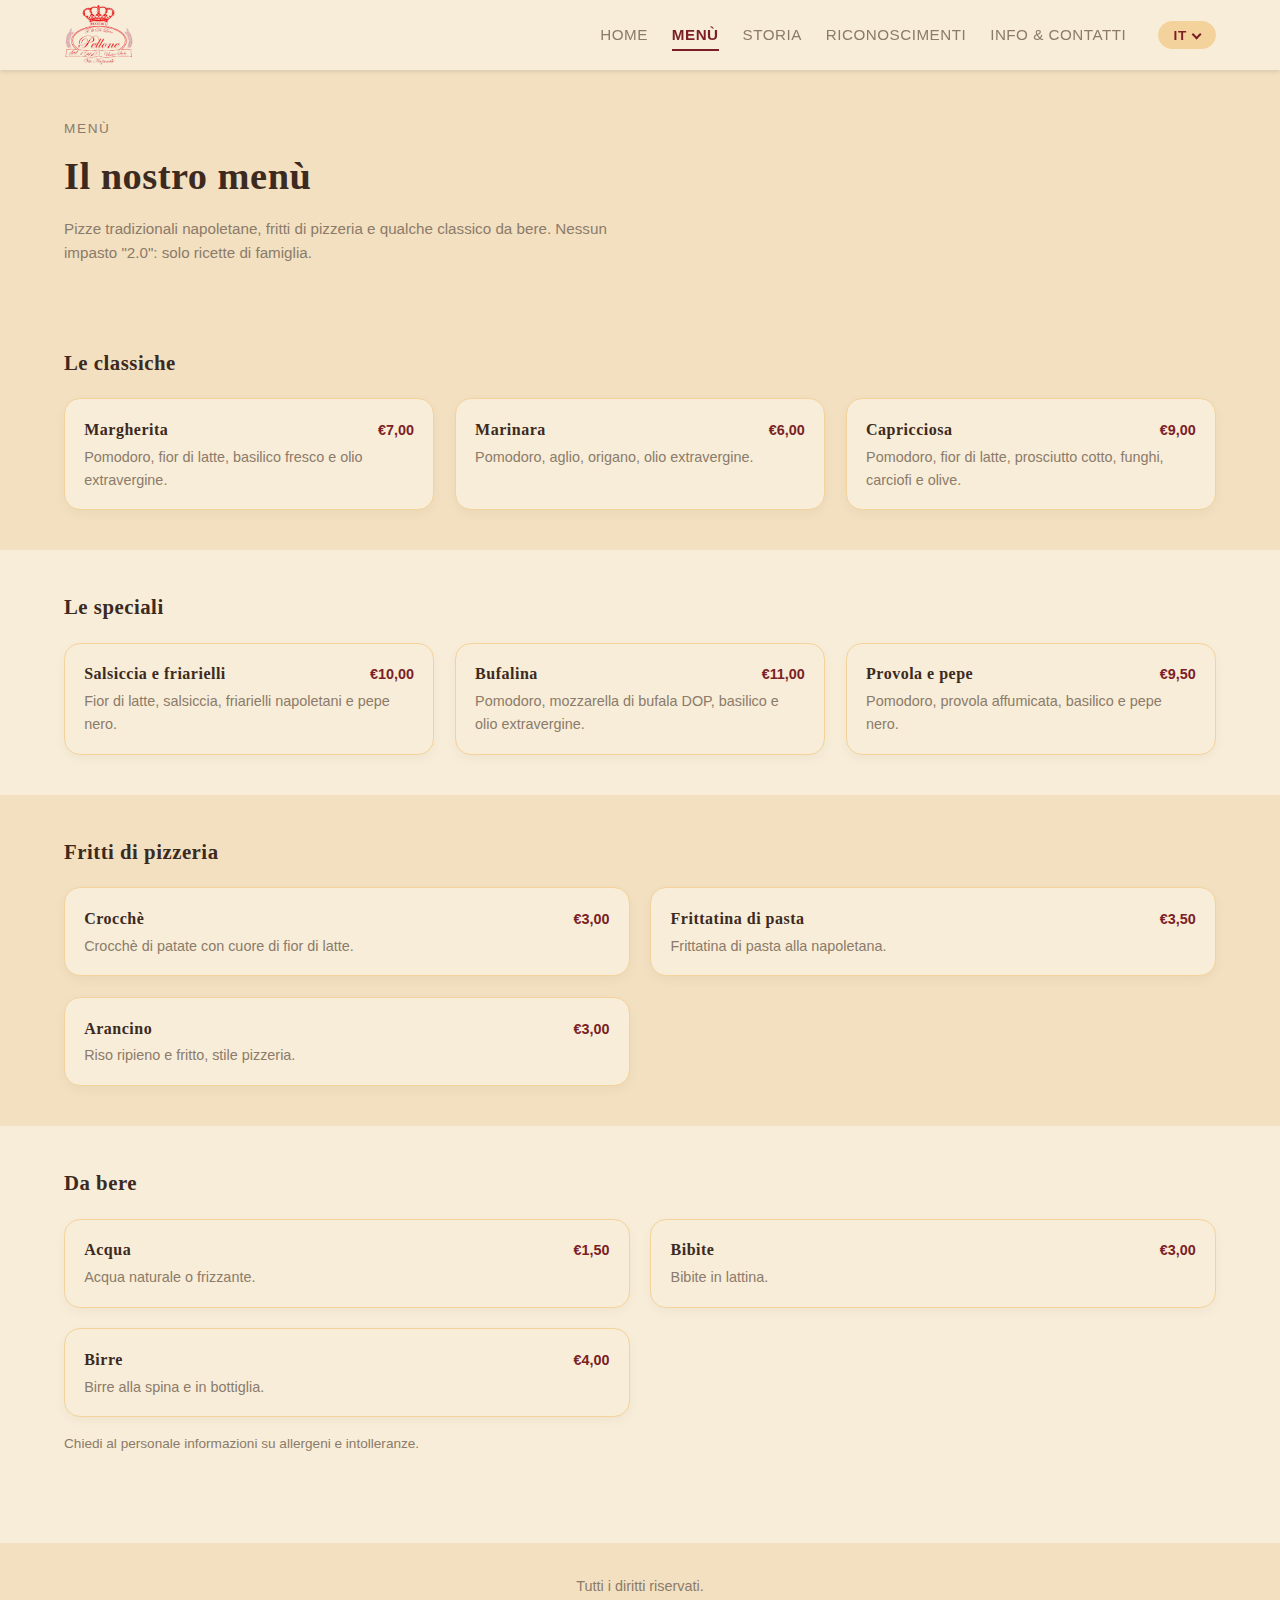
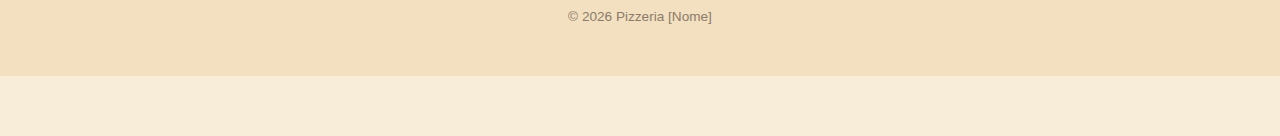
<file: menu.html>
<!DOCTYPE html>
<html lang="it">
<head>
    <meta charset="UTF-8">
    <meta name="viewport" content="width=device-width, initial-scale=1.0, viewport-fit=cover">
    <title>Pizzeria [Nome] - Menù</title>
    <link rel="stylesheet" href="assets/css/main.css">
    <link rel="stylesheet" href="https://cdnjs.cloudflare.com/ajax/libs/font-awesome/6.4.0/css/all.min.css">
</head>
<body>
    <!-- Header with navigation and language switcher -->
    <header class="header" role="banner">
        <div class="container">
            <div class="header-content">
                <!-- Logo -->
                <div class="logo">
                    <a href="index.html" class="logo__link" aria-label="Homepage - Pizzeria [Nome]">
                        <img
                            src="assets/img/logo.webp"
                            alt="Pizzeria [Nome] - dal 1960"
                            class="logo__image"
                            loading="lazy"
                            width="160"
                            height="60"
                        />
                    </a>
                </div>

                <!-- Burger button for mobile -->
                <button class="burger-button" aria-label="Toggle menu" aria-expanded="false" aria-controls="mobile-menu">
                    <span></span>
                    <span></span>
                    <span></span>
                </button>

                <!-- Desktop navigation and language switcher -->
                <nav class="header-nav" id="header-nav" role="navigation">
                    <ul class="nav-list">
                        <li><a href="index.html" class="nav-link" data-i18n="nav.home">Home</a></li>
                        <li><a href="menu.html" class="nav-link nav-link--active" data-i18n="nav.menu" aria-current="page">Menù</a></li>
                        <li><a href="story.html" class="nav-link" data-i18n="nav.story">Storia</a></li>
                        <li><a href="awards.html" class="nav-link" data-i18n="nav.awards">Riconoscimenti</a></li>
                        <li><a href="contacts.html" class="nav-link" data-i18n="nav.contacts">Info & Contatti</a></li>
                    </ul>

                    <!-- Language switcher -->
                    <div class="language-switcher" aria-label="Language switcher">
                        <button
                            class="language-switcher__toggle"
                            type="button"
                            aria-haspopup="listbox"
                            aria-expanded="false"
                        >
                            <span class="language-switcher__current">IT</span>
                            <span class="language-switcher__chevron" aria-hidden="true"></span>
                        </button>

                        <div class="language-switcher__menu" role="listbox">
                            <button
                                type="button"
                                class="language-option"
                                data-lang="it"
                                role="option"
                                aria-selected="true"
                            >
                                Italiano
                            </button>
                            <button
                                type="button"
                                class="language-option"
                                data-lang="en"
                                role="option"
                                aria-selected="false"
                            >
                                English
                            </button>
                            <button
                                type="button"
                                class="language-option"
                                data-lang="es"
                                role="option"
                                aria-selected="false"
                            >
                                Español
                            </button>
                            <button
                                type="button"
                                class="language-option"
                                data-lang="fr"
                                role="option"
                                aria-selected="false"
                            >
                                Français
                            </button>
                            <button
                                type="button"
                                class="language-option"
                                data-lang="de"
                                role="option"
                                aria-selected="false"
                            >
                                Deutsch
                            </button>
                            <button
                                type="button"
                                class="language-option"
                                data-lang="ru"
                                role="option"
                                aria-selected="false"
                            >
                                Русский
                            </button>
                            <button
                                type="button"
                                class="language-option"
                                data-lang="uk"
                                role="option"
                                aria-selected="false"
                            >
                                Українська
                            </button>
                            <button
                                type="button"
                                class="language-option"
                                data-lang="pl"
                                role="option"
                                aria-selected="false"
                            >
                                Polski
                            </button>
                        </div>
                    </div>
                </nav>
            </div>
        </div>
    </header>

    <!-- Mobile menu (visible when burger is clicked) -->
    <nav class="mobile-menu" id="mobile-menu" aria-hidden="true">
        <ul class="mobile-nav-list">
            <li><a href="index.html" class="mobile-nav-link" data-i18n="nav.home">Home</a></li>
            <li><a href="menu.html" class="mobile-nav-link mobile-nav-link--active" data-i18n="nav.menu" aria-current="page">Menù</a></li>
            <li><a href="story.html" class="mobile-nav-link" data-i18n="nav.story">Storia</a></li>
            <li><a href="awards.html" class="mobile-nav-link" data-i18n="nav.awards">Riconoscimenti</a></li>
            <li><a href="contacts.html" class="mobile-nav-link" data-i18n="nav.contacts">Info & Contatti</a></li>
        </ul>
        <div class="mobile-language-switcher">
            <div class="language-switcher" aria-label="Language switcher">
                <button
                    class="language-switcher__toggle"
                    type="button"
                    aria-haspopup="listbox"
                    aria-expanded="false"
                >
                    <span class="language-switcher__current">IT</span>
                    <span class="language-switcher__chevron" aria-hidden="true"></span>
                </button>

                <div class="language-switcher__menu" role="listbox">
                    <button
                        type="button"
                        class="language-option"
                        data-lang="it"
                        role="option"
                        aria-selected="true"
                    >
                        Italiano
                    </button>
                    <button
                        type="button"
                        class="language-option"
                        data-lang="en"
                        role="option"
                        aria-selected="false"
                    >
                        English
                    </button>
                    <button
                        type="button"
                        class="language-option"
                        data-lang="es"
                        role="option"
                        aria-selected="false"
                    >
                        Español
                    </button>
                    <button
                        type="button"
                        class="language-option"
                        data-lang="fr"
                        role="option"
                        aria-selected="false"
                    >
                        Français
                    </button>
                    <button
                        type="button"
                        class="language-option"
                        data-lang="de"
                        role="option"
                        aria-selected="false"
                    >
                        Deutsch
                    </button>
                    <button
                        type="button"
                        class="language-option"
                        data-lang="ru"
                        role="option"
                        aria-selected="false"
                    >
                        Русский
                    </button>
                    <button
                        type="button"
                        class="language-option"
                        data-lang="uk"
                        role="option"
                        aria-selected="false"
                    >
                        Українська
                    </button>
                    <button
                        type="button"
                        class="language-option"
                        data-lang="pl"
                        role="option"
                        aria-selected="false"
                    >
                        Polski
                    </button>
                </div>
            </div>
        </div>
    </nav>

    <!-- Main content area -->
    <main class="main-content" role="main">
        <!-- Page hero -->
        <section class="page-hero page-hero--menu">
            <div class="container page-hero__inner">
                <p class="page-hero__eyebrow" data-i18n="menuPage.heroEyebrow">
                    Menù
                </p>
                <h1 class="page-hero__title" data-i18n="menuPage.heroTitle">
                    Il nostro menù
                </h1>
                <p class="page-hero__subtitle" data-i18n="menuPage.heroSubtitle">
                    Pizze tradizionali napoletane, fritti di pizzeria e qualche classico da bere.
                    Nessun impasto "2.0": solo ricette di famiglia.
                </p>
            </div>
        </section>

        <!-- Classic pizzas -->
        <section class="menu-section" id="menu-classic">
            <div class="container">
                <h2 class="menu-section__title" data-i18n="menuPage.classicsTitle">
                    Le classiche
                </h2>

                <div class="menu-section__grid">
                    <article class="menu-item">
                        <div class="menu-item__header">
                            <h3 class="menu-item__name">Margherita</h3>
                            <span class="menu-item__price">€7,00</span>
                        </div>
                        <p class="menu-item__description" data-i18n="menuPage.classics.margherita">
                            Pomodoro, fior di latte, basilico fresco e olio extravergine.
                        </p>
                    </article>

                    <article class="menu-item">
                        <div class="menu-item__header">
                            <h3 class="menu-item__name">Marinara</h3>
                            <span class="menu-item__price">€6,00</span>
                        </div>
                        <p class="menu-item__description" data-i18n="menuPage.classics.marinara">
                            Pomodoro, aglio, origano, olio extravergine.
                        </p>
                    </article>

                    <article class="menu-item">
                        <div class="menu-item__header">
                            <h3 class="menu-item__name">Capricciosa</h3>
                            <span class="menu-item__price">€9,00</span>
                        </div>
                        <p class="menu-item__description" data-i18n="menuPage.classics.capricciosa">
                            Pomodoro, fior di latte, prosciutto cotto, funghi, carciofi e olive.
                        </p>
                    </article>
                </div>
            </div>
        </section>

        <!-- Special pizzas -->
        <section class="menu-section" id="menu-specials">
            <div class="container">
                <h2 class="menu-section__title" data-i18n="menuPage.specialsTitle">
                    Le speciali
                </h2>

                <div class="menu-section__grid">
                    <article class="menu-item">
                        <div class="menu-item__header">
                            <h3 class="menu-item__name">Salsiccia e friarielli</h3>
                            <span class="menu-item__price">€10,00</span>
                        </div>
                        <p class="menu-item__description" data-i18n="menuPage.specials.salsicciaFriarielli">
                            Fior di latte, salsiccia, friarielli napoletani e pepe nero.
                        </p>
                    </article>

                    <article class="menu-item">
                        <div class="menu-item__header">
                            <h3 class="menu-item__name">Bufalina</h3>
                            <span class="menu-item__price">€11,00</span>
                        </div>
                        <p class="menu-item__description" data-i18n="menuPage.specials.bufalina">
                            Pomodoro, mozzarella di bufala DOP, basilico e olio extravergine.
                        </p>
                    </article>

                    <article class="menu-item">
                        <div class="menu-item__header">
                            <h3 class="menu-item__name">Provola e pepe</h3>
                            <span class="menu-item__price">€9,50</span>
                        </div>
                        <p class="menu-item__description" data-i18n="menuPage.specials.provolaPepe">
                            Pomodoro, provola affumicata, basilico e pepe nero.
                        </p>
                    </article>
                </div>
            </div>
        </section>

        <!-- Fried items -->
        <section class="menu-section" id="menu-fried">
            <div class="container">
                <h2 class="menu-section__title" data-i18n="menuPage.friedTitle">
                    Fritti di pizzeria
                </h2>

                <div class="menu-section__grid menu-section__grid--two">
                    <article class="menu-item">
                        <div class="menu-item__header">
                            <h3 class="menu-item__name">Crocchè</h3>
                            <span class="menu-item__price">€3,00</span>
                        </div>
                        <p class="menu-item__description" data-i18n="menuPage.fried.crocche">
                            Crocchè di patate con cuore di fior di latte.
                        </p>
                    </article>

                    <article class="menu-item">
                        <div class="menu-item__header">
                            <h3 class="menu-item__name">Frittatina di pasta</h3>
                            <span class="menu-item__price">€3,50</span>
                        </div>
                        <p class="menu-item__description" data-i18n="menuPage.fried.frittatina">
                            Frittatina di pasta alla napoletana.
                        </p>
                    </article>

                    <article class="menu-item">
                        <div class="menu-item__header">
                            <h3 class="menu-item__name">Arancino</h3>
                            <span class="menu-item__price">€3,00</span>
                        </div>
                        <p class="menu-item__description" data-i18n="menuPage.fried.arancino">
                            Riso ripieno e fritto, stile pizzeria.
                        </p>
                    </article>
                </div>
            </div>
        </section>

        <!-- Drinks -->
        <section class="menu-section" id="menu-drinks">
            <div class="container">
                <h2 class="menu-section__title" data-i18n="menuPage.drinksTitle">
                    Da bere
                </h2>

                <div class="menu-section__grid menu-section__grid--two">
                    <article class="menu-item">
                        <div class="menu-item__header">
                            <h3 class="menu-item__name">Acqua</h3>
                            <span class="menu-item__price">€1,50</span>
                        </div>
                        <p class="menu-item__description" data-i18n="menuPage.drinks.water">
                            Acqua naturale o frizzante.
                        </p>
                    </article>

                    <article class="menu-item">
                        <div class="menu-item__header">
                            <h3 class="menu-item__name">Bibite</h3>
                            <span class="menu-item__price">€3,00</span>
                        </div>
                        <p class="menu-item__description" data-i18n="menuPage.drinks.softDrinks">
                            Bibite in lattina.
                        </p>
                    </article>

                    <article class="menu-item">
                        <div class="menu-item__header">
                            <h3 class="menu-item__name">Birre</h3>
                            <span class="menu-item__price">€4,00</span>
                        </div>
                        <p class="menu-item__description" data-i18n="menuPage.drinks.beer">
                            Birre alla spina e in bottiglia.
                        </p>
                    </article>
                </div>

                <p class="menu-section__note" data-i18n="menuPage.noteAllergens">
                    Chiedi al personale informazioni su allergeni e intolleranze.
                </p>
            </div>
        </section>
    </main>

    <!-- Footer -->
    <footer class="footer" role="contentinfo">
        <div class="container">
            <p class="footer-text" data-i18n="footer.rights">Tutti i diritti riservati.</p>
            <p class="footer-year">&copy; <span id="current-year"></span> Pizzeria [Nome]</p>
        </div>
    </footer>

    <!-- Bottom Bar -->
    <div class="bottom-bar">
        <a href="tel:+390000000000" class="bottom-bar-btn bottom-bar-btn--call" aria-label="Chiama" data-i18n="actions.call">
            <i class="fas fa-phone"></i>
        </a>
        <a href="https://maps.google.com/?q=Pizzeria+[Nome]+Napoli" class="bottom-bar-btn bottom-bar-btn--map" target="_blank" rel="noopener noreferrer" aria-label="Apri in Google Maps" data-i18n="actions.maps">
            <i class="fas fa-location-dot"></i>
        </a>
        <a href="menu.html" class="bottom-bar-btn bottom-bar-btn--menu" aria-label="Vedi il menù" data-i18n="actions.menu">
            <i class="fas fa-book-open"></i>
        </a>
        <a href="https://glovoapp.com/" class="bottom-bar-btn bottom-bar-btn--glovo" target="_blank" rel="noopener noreferrer" aria-label="Ordina su Glovo" data-i18n="actions.glovo">
            <i class="fas fa-motorcycle"></i>
        </a>
    </div>

    <!-- Load scripts at end of body -->
    <script src="assets/js/i18n.js"></script>
    <script src="assets/js/main.js"></script>
</body>
</html>
</file>
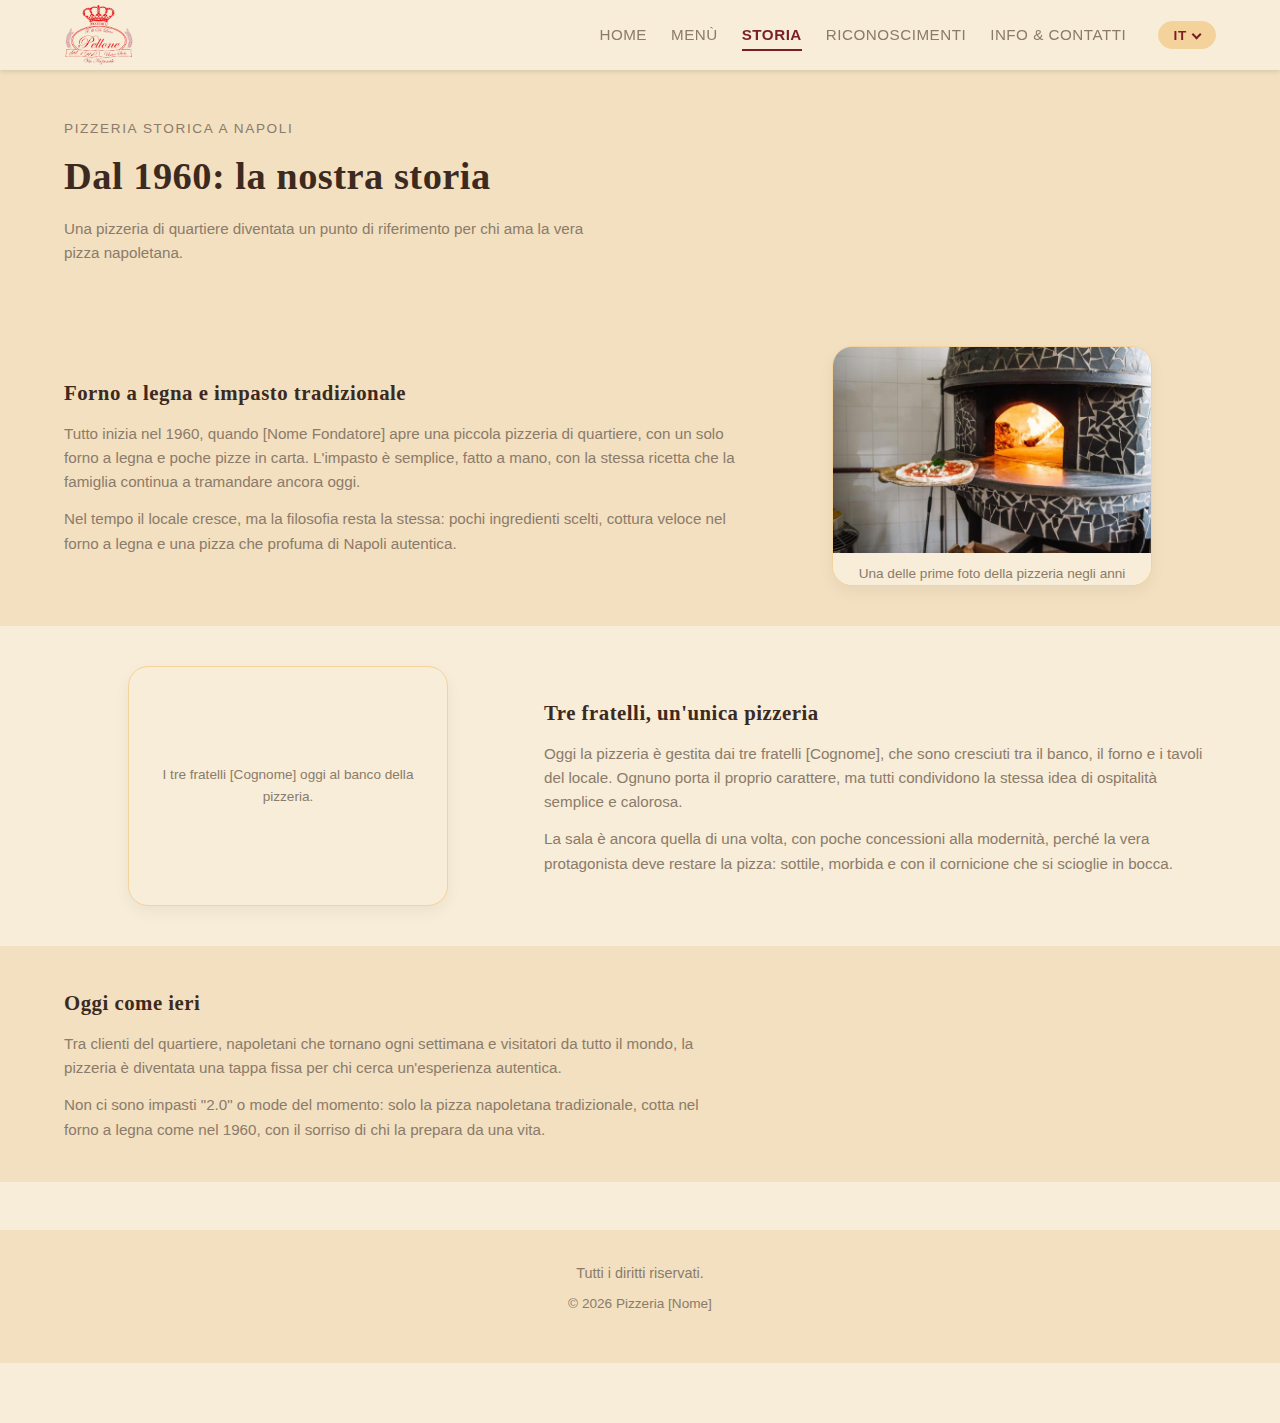
<file: story.html>
<!DOCTYPE html>
<html lang="it">
<head>
    <meta charset="UTF-8">
    <meta name="viewport" content="width=device-width, initial-scale=1.0, viewport-fit=cover">
    <title>Pizzeria [Nome] - Storia</title>
    <link rel="stylesheet" href="assets/css/main.css">
    <link rel="stylesheet" href="https://cdnjs.cloudflare.com/ajax/libs/font-awesome/6.4.0/css/all.min.css">
</head>
<body>
    <!-- Header with navigation and language switcher -->
    <header class="header" role="banner">
        <div class="container">
            <div class="header-content">
                <!-- Logo -->
                <div class="logo">
                    <a href="index.html" class="logo__link" aria-label="Homepage - Pizzeria [Nome]">
                        <img
                            src="assets/img/logo.webp"
                            alt="Pizzeria [Nome] - dal 1960"
                            class="logo__image"
                            loading="lazy"
                            width="160"
                            height="60"
                        />
                    </a>
                </div>

                <!-- Burger button for mobile -->
                <button class="burger-button" aria-label="Toggle menu" aria-expanded="false" aria-controls="mobile-menu">
                    <span></span>
                    <span></span>
                    <span></span>
                </button>

                <!-- Desktop navigation and language switcher -->
                <nav class="header-nav" id="header-nav" role="navigation">
                    <ul class="nav-list">
                        <li><a href="index.html" class="nav-link" data-i18n="nav.home">Home</a></li>
                        <li><a href="menu.html" class="nav-link" data-i18n="nav.menu">Menù</a></li>
                        <li><a href="story.html" class="nav-link nav-link--active" data-i18n="nav.story" aria-current="page">Storia</a></li>
                        <li><a href="awards.html" class="nav-link" data-i18n="nav.awards">Riconoscimenti</a></li>
                        <li><a href="contacts.html" class="nav-link" data-i18n="nav.contacts">Info & Contatti</a></li>
                    </ul>

                    <!-- Language switcher -->
                    <div class="language-switcher" aria-label="Language switcher">
                        <button
                            class="language-switcher__toggle"
                            type="button"
                            aria-haspopup="listbox"
                            aria-expanded="false"
                        >
                            <span class="language-switcher__current">IT</span>
                            <span class="language-switcher__chevron" aria-hidden="true"></span>
                        </button>

                        <div class="language-switcher__menu" role="listbox">
                            <button
                                type="button"
                                class="language-option"
                                data-lang="it"
                                role="option"
                                aria-selected="true"
                            >
                                Italiano
                            </button>
                            <button
                                type="button"
                                class="language-option"
                                data-lang="en"
                                role="option"
                                aria-selected="false"
                            >
                                English
                            </button>
                            <button
                                type="button"
                                class="language-option"
                                data-lang="es"
                                role="option"
                                aria-selected="false"
                            >
                                Español
                            </button>
                            <button
                                type="button"
                                class="language-option"
                                data-lang="fr"
                                role="option"
                                aria-selected="false"
                            >
                                Français
                            </button>
                            <button
                                type="button"
                                class="language-option"
                                data-lang="de"
                                role="option"
                                aria-selected="false"
                            >
                                Deutsch
                            </button>
                            <button
                                type="button"
                                class="language-option"
                                data-lang="ru"
                                role="option"
                                aria-selected="false"
                            >
                                Русский
                            </button>
                            <button
                                type="button"
                                class="language-option"
                                data-lang="uk"
                                role="option"
                                aria-selected="false"
                            >
                                Українська
                            </button>
                            <button
                                type="button"
                                class="language-option"
                                data-lang="pl"
                                role="option"
                                aria-selected="false"
                            >
                                Polski
                            </button>
                        </div>
                    </div>
                </nav>
            </div>
        </div>
    </header>

    <!-- Mobile menu (visible when burger is clicked) -->
    <nav class="mobile-menu" id="mobile-menu" aria-hidden="true">
        <ul class="mobile-nav-list">
            <li><a href="index.html" class="mobile-nav-link" data-i18n="nav.home">Home</a></li>
            <li><a href="menu.html" class="mobile-nav-link" data-i18n="nav.menu">Menù</a></li>
            <li><a href="story.html" class="mobile-nav-link mobile-nav-link--active" data-i18n="nav.story" aria-current="page">Storia</a></li>
            <li><a href="awards.html" class="mobile-nav-link" data-i18n="nav.awards">Riconoscimenti</a></li>
            <li><a href="contacts.html" class="mobile-nav-link" data-i18n="nav.contacts">Info & Contatti</a></li>
        </ul>
        <div class="mobile-language-switcher">
            <div class="language-switcher" aria-label="Language switcher">
                <button
                    class="language-switcher__toggle"
                    type="button"
                    aria-haspopup="listbox"
                    aria-expanded="false"
                >
                    <span class="language-switcher__current">IT</span>
                    <span class="language-switcher__chevron" aria-hidden="true"></span>
                </button>

                <div class="language-switcher__menu" role="listbox">
                    <button
                        type="button"
                        class="language-option"
                        data-lang="it"
                        role="option"
                        aria-selected="true"
                    >
                        Italiano
                    </button>
                    <button
                        type="button"
                        class="language-option"
                        data-lang="en"
                        role="option"
                        aria-selected="false"
                    >
                        English
                    </button>
                    <button
                        type="button"
                        class="language-option"
                        data-lang="es"
                        role="option"
                        aria-selected="false"
                    >
                        Español
                    </button>
                    <button
                        type="button"
                        class="language-option"
                        data-lang="fr"
                        role="option"
                        aria-selected="false"
                    >
                        Français
                    </button>
                    <button
                        type="button"
                        class="language-option"
                        data-lang="de"
                        role="option"
                        aria-selected="false"
                    >
                        Deutsch
                    </button>
                    <button
                        type="button"
                        class="language-option"
                        data-lang="ru"
                        role="option"
                        aria-selected="false"
                    >
                        Русский
                    </button>
                    <button
                        type="button"
                        class="language-option"
                        data-lang="uk"
                        role="option"
                        aria-selected="false"
                    >
                        Українська
                    </button>
                    <button
                        type="button"
                        class="language-option"
                        data-lang="pl"
                        role="option"
                        aria-selected="false"
                    >
                        Polski
                    </button>
                </div>
            </div>
        </div>
    </nav>

    <!-- Main content area -->
    <main class="main-content" role="main">
        <!-- Page hero -->
        <section class="page-hero page-hero--story">
            <div class="container page-hero__inner">
                <p class="page-hero__eyebrow" data-i18n="storyPage.eyebrow">
                    Pizzeria storica a Napoli
                </p>
                <h1 class="page-hero__title" data-i18n="storyPage.heroTitle">
                    Dal 1960: la nostra storia
                </h1>
                <p class="page-hero__subtitle" data-i18n="storyPage.heroSubtitle">
                    Una pizzeria di quartiere diventata un punto di riferimento per chi ama la vera pizza napoletana.
                </p>
            </div>
        </section>

        <!-- Story section: Tradition -->
        <section class="story-section story-section--tradition">
            <div class="container story-section__inner">
                <div class="story-section__text">
                    <h2 class="story-section__title" data-i18n="storyPage.traditionTitle">
                        Forno a legna e impasto tradizionale
                    </h2>
                    <p class="story-section__paragraph" data-i18n="storyPage.traditionBody1">
                        Tutto inizia nel 1960, quando [Nome Fondatore] apre una piccola pizzeria di quartiere,
                        con un solo forno a legna e poche pizze in carta. L'impasto è semplice, fatto a mano,
                        con la stessa ricetta che la famiglia continua a tramandare ancora oggi.
                    </p>
                    <p class="story-section__paragraph" data-i18n="storyPage.traditionBody2">
                        Nel tempo il locale cresce, ma la filosofia resta la stessa: pochi ingredienti scelti,
                        cottura veloce nel forno a legna e una pizza che profuma di Napoli autentica.
                    </p>
                </div>

                <div class="story-section__media">
                    <div class="story-section__photo story-section__photo--old">
                        <img
                            src="assets/img/forno.jpg"
                            alt="Forno a legna della pizzeria"
                            class="story-section__photo-image"
                            loading="lazy"
                        />
                        <span class="story-section__photo-label" data-i18n="storyPage.traditionPhotoLabel">
                            Una delle prime foto della pizzeria negli anni '60.
                        </span>
                    </div>
                </div>
            </div>
        </section>

        <!-- Story section: Family -->
        <section class="story-section story-section--family">
            <div class="container story-section__inner story-section__inner--reversed">
                <div class="story-section__media">
                    <div class="story-section__photo story-section__photo--family">
                        <span class="story-section__photo-label" data-i18n="storyPage.familyPhotoLabel">
                            I tre fratelli [Cognome] oggi al banco della pizzeria.
                        </span>
                    </div>
                </div>

                <div class="story-section__text">
                    <h2 class="story-section__title" data-i18n="storyPage.familyTitle">
                        Tre fratelli, un'unica pizzeria
                    </h2>
                    <p class="story-section__paragraph" data-i18n="storyPage.familyBody1">
                        Oggi la pizzeria è gestita dai tre fratelli [Cognome], che sono cresciuti tra il banco,
                        il forno e i tavoli del locale. Ognuno porta il proprio carattere, ma tutti condividono
                        la stessa idea di ospitalità semplice e calorosa.
                    </p>
                    <p class="story-section__paragraph" data-i18n="storyPage.familyBody2">
                        La sala è ancora quella di una volta, con poche concessioni alla modernità, perché
                        la vera protagonista deve restare la pizza: sottile, morbida e con il cornicione
                        che si scioglie in bocca.
                    </p>
                </div>
            </div>
        </section>

        <!-- Story section: Today -->
        <section class="story-section story-section--today">
            <div class="container story-section__inner">
                <div class="story-section__text">
                    <h2 class="story-section__title" data-i18n="storyPage.todayTitle">
                        Oggi come ieri
                    </h2>
                    <p class="story-section__paragraph" data-i18n="storyPage.todayBody1">
                        Tra clienti del quartiere, napoletani che tornano ogni settimana e visitatori da tutto
                        il mondo, la pizzeria è diventata una tappa fissa per chi cerca un'esperienza autentica.
                    </p>
                    <p class="story-section__paragraph" data-i18n="storyPage.todayBody2">
                        Non ci sono impasti "2.0" o mode del momento: solo la pizza napoletana tradizionale,
                        cotta nel forno a legna come nel 1960, con il sorriso di chi la prepara da una vita.
                    </p>
                </div>
            </div>
        </section>
    </main>

    <!-- Footer -->
    <footer class="footer" role="contentinfo">
        <div class="container">
            <p class="footer-text" data-i18n="footer.rights">Tutti i diritti riservati.</p>
            <p class="footer-year">&copy; <span id="current-year"></span> Pizzeria [Nome]</p>
        </div>
    </footer>

    <!-- Bottom Bar -->
    <div class="bottom-bar">
        <a href="tel:+390000000000" class="bottom-bar-btn bottom-bar-btn--call" aria-label="Chiama">
            <i class="fas fa-phone"></i>
        </a>
        <a href="https://maps.google.com/?q=Pizzeria+[Nome]+Napoli" class="bottom-bar-btn bottom-bar-btn--map" target="_blank" rel="noopener noreferrer" aria-label="Apri in Google Maps">
            <i class="fas fa-location-dot"></i>
        </a>
        <a href="menu.html" class="bottom-bar-btn bottom-bar-btn--menu" aria-label="Vedi il menù">
            <i class="fas fa-book-open"></i>
        </a>
        <a href="https://glovoapp.com/" class="bottom-bar-btn bottom-bar-btn--glovo" target="_blank" rel="noopener noreferrer" aria-label="Ordina su Glovo">
            <i class="fas fa-motorcycle"></i>
        </a>
    </div>

    <!-- Load scripts at end of body -->
    <script src="assets/js/i18n.js"></script>
    <script src="assets/js/main.js"></script>
</body>
</html>
</file>
<file: assets/css/main.css>
/* ============================================
   CSS Variables - Rustic Color Palette
   ============================================ */
:root {
    --color-bg: #f7edd8;       /* light beige / warm neutral */
    --color-bg-alt: #f2e0c0;   /* slightly deeper beige */
    --color-primary: #f3d39b;  /* warm "giallino" accent */
    --color-accent: #7b1e26;   /* bordeaux */
    --color-text: #3c2a21;     /* dark brown */
    --color-muted: #8c7b6a;
    --color-text-light: #ffffff;
    
    /* Typography */
    --font-serif: Georgia, 'Times New Roman', serif;
    --font-sans: -apple-system, BlinkMacSystemFont, 'Segoe UI', Roboto, Oxygen, Ubuntu, Cantarell, sans-serif;
    
    /* Spacing */
    --spacing-xs: 0.5rem;
    --spacing-sm: 1rem;
    --spacing-md: 1.5rem;
    --spacing-lg: 2rem;
    --spacing-xl: 3rem;
    
    /* Layout */
    --container-max-width: 1200px;
    --header-height: 70px;
    --bottom-bar-height: 60px;
    
    /* Shadows */
    --shadow-sm: 0 2px 4px rgba(0, 0, 0, 0.1);
    --shadow-md: 0 4px 8px rgba(0, 0, 0, 0.15);
    
    /* Transitions */
    --transition-base: 0.3s ease;
}

/* ============================================
   Reset & Base Styles
   ============================================ */
* {
    margin: 0;
    padding: 0;
    box-sizing: border-box;
}

html {
    scroll-behavior: smooth;
}

body {
    font-family: var(--font-sans);
    color: var(--color-text);
    background-color: var(--color-bg);
    line-height: 1.6;
    padding-top: var(--header-height);
    padding-bottom: var(--bottom-bar-height);
}

/* Prevent body scroll when mobile menu is open */
body.menu-open {
    overflow: hidden;
}

/* ============================================
   Typography
   ============================================ */
h1, h2, h3, h4, h5, h6 {
    font-family: var(--font-serif);
    color: var(--color-text);
    margin-bottom: var(--spacing-md);
    letter-spacing: 0.5px;
}

h1 {
    font-size: 2.5rem;
}

h2 {
    font-size: 2rem;
}

h3 {
    font-size: 1.5rem;
}

p {
    margin-bottom: var(--spacing-sm);
}

a {
    color: var(--color-accent);
    text-decoration: none;
    transition: color var(--transition-base);
}

a:hover {
    color: var(--color-text);
}

/* ============================================
   Layout Utilities
   ============================================ */
.container {
    max-width: var(--container-max-width);
    margin: 0 auto;
    padding: 0 var(--spacing-md);
}

/* ============================================
   Header
   ============================================ */
.header {
    position: fixed;
    top: 0;
    left: 0;
    right: 0;
    background-color: var(--color-bg);
    box-shadow: var(--shadow-sm);
    z-index: 1000;
    height: var(--header-height);
}

.header-content {
    display: flex;
    align-items: center;
    justify-content: space-between;
    height: 100%;
}

/* Logo */
.logo {
    display: flex;
    align-items: center;
    flex-shrink: 0;
}

.logo__link {
    display: inline-flex;
    align-items: center;
    text-decoration: none;
    transition: opacity var(--transition-base);
}

.logo__link:hover {
    opacity: 0.85;
}

.logo__image {
    display: block;
    height: 100%;
    max-height: var(--header-height);
    width: auto;
    object-fit: contain;
}

/* Burger Button (Mobile) */
.burger-button {
    display: none;
    flex-direction: column;
    justify-content: space-around;
    width: 30px;
    height: 30px;
    background: transparent;
    border: none;
    cursor: pointer;
    padding: 0;
    z-index: 1001;
}

.burger-button span {
    width: 100%;
    height: 3px;
    background-color: var(--color-accent);
    border-radius: 2px;
    transition: all var(--transition-base);
}

/* Burger animation when active */
.burger-button[aria-expanded="true"] span:nth-child(1) {
    transform: rotate(45deg) translate(8px, 8px);
}

.burger-button[aria-expanded="true"] span:nth-child(2) {
    opacity: 0;
}

.burger-button[aria-expanded="true"] span:nth-child(3) {
    transform: rotate(-45deg) translate(8px, -8px);
}

/* Desktop Navigation */
.header-nav {
    display: flex;
    align-items: center;
    gap: var(--spacing-lg);
}

.nav-list {
    display: flex;
    list-style: none;
    gap: var(--spacing-md);
    align-items: center;
}

.nav-link {
    color: var(--color-muted);
    font-size: 0.95rem;
    letter-spacing: 0.5px;
    text-transform: uppercase;
    padding: var(--spacing-xs) 0;
    position: relative;
    transition: color var(--transition-base);
}

.nav-link:hover {
    color: var(--color-accent);
}

.nav-link::after {
    content: '';
    position: absolute;
    bottom: 0;
    left: 0;
    width: 0;
    height: 2px;
    background-color: var(--color-accent);
    transition: width var(--transition-base);
}

.nav-link:hover::after {
    width: 100%;
}

.nav-link--active {
    color: var(--color-accent);
    font-weight: 600;
}

.nav-link--active::after {
    width: 100%;
}

/* Language Switcher - Dropdown */
.language-switcher {
    position: relative;
}

.language-switcher__toggle {
    display: inline-flex;
    align-items: center;
    gap: 0.4rem;
    padding: 0.35rem 0.9rem;
    border-radius: 999px;
    border: 1px solid var(--color-primary);
    background: var(--color-primary);
    color: var(--color-accent);
    font-size: 0.85rem;
    font-weight: 600;
    cursor: pointer;
    transition: all var(--transition-base);
}

.language-switcher__toggle:hover {
    filter: brightness(0.97);
}

.language-switcher__current {
    text-transform: uppercase;
    letter-spacing: 0.05em;
}

.language-switcher__chevron {
    display: inline-block;
    width: 0.45rem;
    height: 0.45rem;
    border-right: 2px solid currentColor;
    border-bottom: 2px solid currentColor;
    transform: rotate(45deg);
    transition: transform 0.15s ease-in-out;
}

.language-switcher.is-open .language-switcher__chevron {
    transform: rotate(-135deg);
}

.language-switcher__menu {
    position: absolute;
    right: 0;
    top: calc(100% + 0.4rem);
    min-width: 9rem;
    padding: 0.4rem;
    border-radius: 0.75rem;
    background: var(--color-bg-alt);
    border: 1px solid var(--color-primary);
    box-shadow: 0 8px 16px rgba(0, 0, 0, 0.08);
    display: none;
    z-index: 20;
}

.language-switcher.is-open .language-switcher__menu {
    display: flex;
    flex-direction: column;
    gap: 0.25rem;
}

.language-option {
    width: 100%;
    text-align: left;
    padding: 0.3rem 0.6rem;
    border-radius: 999px;
    border: none;
    background: transparent;
    color: var(--color-text);
    font-size: 0.85rem;
    cursor: pointer;
    transition: all var(--transition-base);
}

.language-option:hover {
    background: var(--color-primary);
    color: var(--color-accent);
}

.language-option[aria-selected="true"] {
    background: var(--color-accent);
    color: #fff;
}

/* ============================================
   Mobile Menu
   ============================================ */
.mobile-menu {
    display: none;
    position: fixed;
    top: var(--header-height);
    left: 0;
    right: 0;
    background-color: var(--color-bg);
    box-shadow: var(--shadow-md);
    padding: var(--spacing-lg);
    z-index: 999;
    transform: translateY(-100%);
    opacity: 0;
    transition: all var(--transition-base);
}

.mobile-menu[aria-hidden="false"] {
    display: block;
    transform: translateY(0);
    opacity: 1;
}

.mobile-nav-list {
    list-style: none;
    margin-bottom: var(--spacing-lg);
}

.mobile-nav-link {
    display: block;
    padding: var(--spacing-sm) 0;
    color: var(--color-text);
    font-size: 1.1rem;
    border-bottom: 1px solid var(--color-bg-alt);
    text-transform: uppercase;
    letter-spacing: 0.5px;
}

.mobile-nav-link:hover {
    color: var(--color-accent);
}

.mobile-nav-link--active {
    color: var(--color-accent);
    font-weight: 600;
}

.mobile-language-switcher {
    display: flex;
    justify-content: center;
    padding-top: var(--spacing-md);
    border-top: 1px solid var(--color-bg-alt);
}

.mobile-language-switcher .language-switcher {
    width: 100%;
    max-width: 200px;
}

.mobile-language-switcher .language-switcher__menu {
    left: 50%;
    right: auto;
    transform: translateX(-50%);
    min-width: 10rem;
}

.mobile-language-switcher .language-switcher.is-open .language-switcher__menu {
    left: 50%;
    right: auto;
    transform: translateX(-50%);
}

/* ============================================
   Main Content
   ============================================ */
.main-content {
    min-height: calc(100vh - var(--header-height) - var(--bottom-bar-height));
}

/* ============================================
   Hero Section
   ============================================ */
.hero {
    padding: 4rem 0 3rem;
    background: var(--color-bg);
}

.hero__inner {
    display: grid;
    grid-template-columns: minmax(0, 3fr) minmax(0, 2fr);
    gap: 2.5rem;
    align-items: center;
}

.hero__content {
    display: flex;
    flex-direction: column;
    gap: 1rem;
}

.hero__eyebrow {
    font-size: 0.85rem;
    letter-spacing: 0.12em;
    text-transform: uppercase;
    color: var(--color-muted);
    margin: 0;
}

.hero__title {
    font-family: var(--font-serif);
    font-size: clamp(2rem, 3vw, 2.8rem);
    line-height: 1.1;
    color: var(--color-text);
    margin: 0;
}

.hero__subtitle {
    font-size: 1rem;
    max-width: 32rem;
    color: var(--color-muted);
    margin: 0;
}

.hero__badge {
    font-size: 0.9rem;
    font-style: italic;
    color: var(--color-accent);
    margin: 0;
}

.hero__actions {
    display: flex;
    flex-wrap: wrap;
    gap: 0.75rem;
    margin-top: 0.5rem;
}

.hero__note {
    font-size: 0.85rem;
    color: var(--color-muted);
    margin-top: 0.5rem;
    margin-bottom: 0;
}

.hero__media {
    display: flex;
    justify-content: center;
    align-items: center;
}

.hero__image {
    width: 100%;
    height: auto;
    border-radius: 1.25rem;
    object-fit: cover;
    box-shadow: 0 8px 24px rgba(0, 0, 0, 0.12);
}

/* Hide hero section on mobile */
@media (max-width: 768px) {
    .hero {
        display: none;
    }
}

/* ============================================
   Buttons
   ============================================ */
.btn {
    display: inline-flex;
    align-items: center;
    justify-content: center;
    padding: 0.55rem 1.1rem;
    border-radius: 999px;
    border: 1px solid transparent;
    font-size: 0.9rem;
    font-weight: 600;
    cursor: pointer;
    text-decoration: none;
    transition: all var(--transition-base);
}

.btn--primary {
    background: var(--color-accent);
    color: #fff;
    border-color: var(--color-accent);
}

.btn--primary:hover {
    filter: brightness(0.95);
}

.btn--ghost {
    background: transparent;
    color: var(--color-accent);
    border-color: var(--color-primary);
}

.btn--ghost:hover {
    background: var(--color-primary);
}

/* ============================================
   Quick Info Section
   ============================================ */
.quick-info {
    padding: 2.5rem 0 3rem;
    background: var(--color-bg-alt);
}

/* Hero background on mobile */
@media (max-width: 768px) {
    .quick-info {
        background-image: url('../img/hero.png');
        background-size: 100% auto;
        background-position: center 70px;
        background-repeat: no-repeat;
        background-attachment: fixed;
        position: relative;
    }

    .quick-info::before {
        content: '';
        position: absolute;
        top: 0;
        left: 0;
        right: 0;
        bottom: 0;
        background: rgba(255, 255, 255, 0.40);
        z-index: 0;
    }

    .quick-info .container {
        position: relative;
        z-index: 1;
    }
}

.section-title {
    font-family: var(--font-serif);
    font-size: 1.4rem;
    margin-bottom: 1.5rem;
    color: var(--color-text);
}

.quick-info__grid {
    display: grid;
    grid-template-columns: repeat(3, minmax(0, 1fr));
    gap: 1.5rem;
}

.quick-info__card {
    padding: 1.2rem 1.4rem;
    border-radius: 1rem;
    background: var(--color-bg);
    border: 1px solid var(--color-primary);
    box-shadow: 0 4px 12px rgba(0, 0, 0, 0.04);
}

.quick-info__card-title {
    font-family: var(--font-serif);
    font-size: 1rem;
    margin-bottom: 0.4rem;
    color: var(--color-text);
}

.quick-info__status {
    font-weight: 600;
    margin-bottom: 0.3rem;
    margin-top: 0;
}

.quick-info__status--open {
    color: var(--color-accent);
}

.quick-info__text {
    font-size: 0.9rem;
    color: var(--color-muted);
    margin: 0;
}

.quick-info__link {
    margin-top: 0.4rem;
    display: inline-flex;
    font-size: 0.9rem;
    color: var(--color-accent);
    text-decoration: underline;
    transition: color var(--transition-base);
}

.quick-info__link:hover {
    color: var(--color-text);
}

/* ============================================
   Footer
   ============================================ */
.footer {
    background-color: var(--color-bg-alt);
    padding: var(--spacing-lg) 0;
    text-align: center;
    margin-top: var(--spacing-xl);
}

.footer-text {
    color: var(--color-muted);
    font-size: 0.9rem;
    margin-bottom: var(--spacing-xs);
}

.footer-year {
    color: var(--color-muted);
    font-size: 0.85rem;
}

/* ============================================
   Mobile Bottom Bar (Template-based)
   ============================================ */
.bottom-bar {
    position: fixed;
    left: 50%;
    bottom: calc(0.85rem + 29px);
    bottom: calc(0.85rem + 29px + env(safe-area-inset-bottom));
    transform: translateX(-50%);
    width: 90vw;
    max-width: calc(100vw - 2 * env(safe-area-inset-left));
    background: rgba(60, 42, 33, 0.95);
    border-radius: 999px;
    border: 1px solid var(--color-primary);
    box-shadow: 0 16px 40px rgba(0, 0, 0, 0.85);
    padding: 0.4rem 0.6rem;
    padding-left: calc(0.6rem + env(safe-area-inset-left));
    padding-right: calc(0.6rem + env(safe-area-inset-right));
    display: flex;
    align-items: center;
    justify-content: space-between;
    gap: 0.4rem;
    z-index: 998;
    backdrop-filter: blur(10px);
}

/* Stile base per tutti i bottoni */
.bottom-bar-btn {
    flex: 0 0 auto;
    display: inline-flex;
    align-items: center;
    justify-content: center;
    width: 44px;
    height: 44px;
    border-radius: 12px;
    border: 1px solid transparent;
    text-decoration: none;
    transition: background 0.18s ease, color 0.18s ease, transform 0.15s ease, border-color 0.18s ease;
    padding: 0;
    touch-action: manipulation;
}


/* Dimensione icone */
.bottom-bar-btn i {
    font-size: 1.1rem;
}

/* Bottone Chiama */
.bottom-bar-btn--call {
    background-color: var(--color-accent);
    color: var(--color-text-light);
    border-color: var(--color-accent);
}

.bottom-bar-btn--call:hover {
    filter: brightness(1.1);
}

/* Bottone Maps */
.bottom-bar-btn--map {
    background-color: transparent;
    color: var(--color-primary);
    border-color: rgba(243, 211, 155, 0.6);
}

.bottom-bar-btn--map:hover {
    background-color: var(--color-accent);
    color: var(--color-text-light);
    border-color: var(--color-accent);
}

/* Bottone Menù */
.bottom-bar-btn--menu {
    background-color: var(--color-primary);
    color: var(--color-text);
    border-color: var(--color-primary);
}

.bottom-bar-btn--menu:hover {
    filter: brightness(1.05);
}

/* Bottone Glovo */
.bottom-bar-btn--glovo {
    background-color: var(--color-accent);
    color: var(--color-text-light);
    border-color: var(--color-accent);
}

.bottom-bar-btn--glovo:hover {
    filter: brightness(1.1);
}

/* Effetti hover globali */
.bottom-bar-btn:hover {
    transform: translateY(-1px);
}

/* Focus visibile per accessibilità */
.bottom-bar-btn:focus {
    outline: 2px solid var(--color-primary);
    outline-offset: 2px;
}

/* Riduzione movimento */
@media (prefers-reduced-motion: reduce) {
    .bottom-bar-btn {
        transition: none;
    }
    
    .bottom-bar-btn:hover {
        transform: none;
    }
}

/* Responsive */
@media (max-width: 320px) {
    .bottom-bar {
        width: 95vw;
        padding: 0.35rem 0.5rem;
    }
    
    .bottom-bar-btn {
        width: 40px;
        height: 40px;
    }
    
    .bottom-bar-btn i {
        font-size: 1rem;
    }
}

@media (min-width: 768px) {
    .bottom-bar {
        display: none;
    }
}

@media (max-width: 767px) {
    .bottom-bar {
        display: flex;
    }
}

.bottom-bar-link:hover {
    background-color: var(--color-bg-alt);
    color: var(--color-accent);
}

.bottom-bar-link:active {
    background-color: var(--color-primary);
}

/* ============================================
   Responsive Design
   ============================================ */
@media (max-width: 768px) {
    /* Show burger button on mobile */
    .burger-button {
        display: flex;
    }
    
    /* Hide desktop navigation */
    .header-nav {
        display: none;
    }
    
    /* Show mobile menu when toggled */
    .mobile-menu {
        display: block;
    }
    
    /* Show bottom bar on mobile */
    .bottom-bar {
        display: flex;
    }
    
    /* Adjust body padding for mobile */
    body {
        padding-bottom: var(--bottom-bar-height);
    }
    
    /* Reduce hero font size on mobile */
    h1 {
        font-size: 2rem;
    }
    
    h2 {
        font-size: 1.5rem;
    }
    
    /* Adjust container padding */
    .container {
        padding: 0 var(--spacing-sm);
    }
    
    /* Ensure logo doesn't overlap burger button */
    .header-content {
        gap: var(--spacing-sm);
    }
}

@media (max-width: 900px) {
    .hero__inner {
        grid-template-columns: 1fr;
    }

    .hero__media {
        order: -1; /* image on top */
    }

    .quick-info__grid {
        grid-template-columns: 1fr;
    }

    .story-preview__inner {
        grid-template-columns: 1fr;
    }

    .story-preview__media {
        order: -1;
    }

    .story-section__inner,
    .story-section__inner--reversed {
        grid-template-columns: 1fr;
    }

    .story-section__media {
        order: -1;
    }
}

/* ============================================
   Pizzas Highlight Section (Home)
   ============================================ */
.pizzas-highlight {
    padding: 3rem 0 3.5rem;
    background: var(--color-bg-alt);
}

.pizzas-highlight__header {
    display: flex;
    flex-direction: column;
    gap: 0.4rem;
    margin-bottom: 1.8rem;
}

.pizzas-highlight__subtitle {
    font-size: 0.95rem;
    color: var(--color-muted);
    max-width: 32rem;
    margin: 0;
}

.pizzas-highlight__grid {
    display: grid;
    grid-template-columns: repeat(4, minmax(0, 1fr));
    gap: 1.5rem;
}

.pizza-card {
    background: var(--color-bg);
    border-radius: 1.1rem;
    border: 1px solid var(--color-primary);
    box-shadow: 0 6px 16px rgba(0, 0, 0, 0.05);
    overflow: hidden;
    display: flex;
    flex-direction: column;
}

.pizza-card__image-placeholder {
    background: var(--color-bg-alt);
    padding: 1.4rem;
    text-align: center;
    font-size: 0.85rem;
    color: var(--color-muted);
    min-height: 120px;
    display: flex;
    align-items: center;
    justify-content: center;
}

.pizza-card__body {
    padding: 1rem 1.1rem 1.2rem;
    display: flex;
    flex-direction: column;
    gap: 0.4rem;
}

.pizza-card__name {
    font-family: var(--font-serif);
    font-size: 1rem;
    color: var(--color-text);
    margin: 0;
}

.pizza-card__description {
    font-size: 0.9rem;
    color: var(--color-muted);
    margin: 0;
}

.pizza-card__tag {
    align-self: flex-start;
    margin-top: 0.4rem;
    padding: 0.2rem 0.6rem;
    border-radius: 999px;
    background: var(--color-accent);
    color: #fff;
    font-size: 0.75rem;
    text-transform: uppercase;
    letter-spacing: 0.08em;
}

.pizzas-highlight__cta {
    margin-top: 2rem;
    text-align: center;
}

/* ============================================
   Menu Page Sections
   ============================================ */
.menu-section {
    padding: 2.5rem 0;
    background: var(--color-bg);
}

.menu-section:nth-of-type(even) {
    background: var(--color-bg-alt);
}

.menu-section__title {
    font-family: var(--font-serif);
    font-size: 1.3rem;
    margin-bottom: 1.2rem;
    color: var(--color-text);
}

.menu-section__grid {
    display: grid;
    grid-template-columns: repeat(3, minmax(0, 1fr));
    gap: 1.3rem;
}

.menu-section__grid--two {
    grid-template-columns: repeat(2, minmax(0, 1fr));
}

.menu-item {
    padding: 1.1rem 1.2rem;
    border-radius: 1rem;
    background: var(--color-bg);
    border: 1px solid var(--color-primary);
    box-shadow: 0 4px 12px rgba(0, 0, 0, 0.04);
}

.menu-item__header {
    display: flex;
    justify-content: space-between;
    align-items: baseline;
    gap: 0.5rem;
    margin-bottom: 0.2rem;
}

.menu-item__name {
    font-family: var(--font-serif);
    font-size: 1rem;
    color: var(--color-text);
    margin: 0;
}

.menu-item__price {
    font-size: 0.9rem;
    color: var(--color-accent);
    font-weight: 600;
    white-space: nowrap;
}

.menu-item__description {
    font-size: 0.9rem;
    color: var(--color-muted);
    margin: 0;
}

.menu-section__note {
    margin-top: 1rem;
    font-size: 0.85rem;
    color: var(--color-muted);
    margin-bottom: 0;
}

/* Responsive for pizzas highlight and menu */
@media (max-width: 1024px) {
    .pizzas-highlight__grid {
        grid-template-columns: repeat(2, minmax(0, 1fr));
    }
}

@media (max-width: 900px) {
    .menu-section__grid,
    .menu-section__grid--two {
        grid-template-columns: 1fr;
    }
}

@media (max-width: 640px) {
    .pizzas-highlight__grid {
        grid-template-columns: 1fr;
    }
}

/* ============================================
   Awards Preview Section (Home)
   ============================================ */
.awards-preview {
    padding: 3rem 0;
    background: var(--color-bg);
}

.awards-preview__header {
    display: flex;
    flex-direction: column;
    gap: 0.4rem;
    margin-bottom: 1.6rem;
}

.awards-preview__subtitle {
    font-size: 0.95rem;
    color: var(--color-muted);
    max-width: 34rem;
    margin: 0;
}

.awards-preview__logos {
    display: grid;
    grid-auto-flow: column;
    grid-auto-columns: minmax(0, 1fr);
    gap: 1rem;
    overflow-x: auto;
    padding-bottom: 0.5rem;
    margin-bottom: 1.2rem;
    scrollbar-width: thin;
}

.awards-preview__logos::-webkit-scrollbar {
    height: 6px;
}

.awards-preview__logos::-webkit-scrollbar-thumb {
    background: rgba(0, 0, 0, 0.1);
    border-radius: 999px;
}

.award-logo {
    min-width: 140px;
    max-width: 180px;
    border-radius: 1rem;
    background: var(--color-bg-alt);
    border: 1px solid var(--color-primary);
    padding: 1rem;
    display: flex;
    align-items: center;
    justify-content: center;
    text-align: center;
    box-shadow: 0 4px 12px rgba(0, 0, 0, 0.04);
}

.award-logo__placeholder {
    font-size: 0.8rem;
    color: var(--color-muted);
}

.awards-preview__quote {
    font-size: 0.95rem;
    font-style: italic;
    color: var(--color-text);
    border-left: 3px solid var(--color-accent);
    padding-left: 0.85rem;
    margin-bottom: 0.8rem;
    margin-top: 0;
}

.awards-preview__cta {
    margin-top: 0.5rem;
}

/* ============================================
   Awards Page Sections
   ============================================ */
.awards-section {
    padding: 2.5rem 0;
    background: var(--color-bg);
}

.awards-section:nth-of-type(even) {
    background: var(--color-bg-alt);
}

.awards-section__title {
    font-family: var(--font-serif);
    font-size: 1.3rem;
    margin-bottom: 1.2rem;
    color: var(--color-text);
}

.awards-section__grid {
    display: grid;
    grid-template-columns: repeat(2, minmax(0, 1fr));
    gap: 1.2rem;
}

.award-card {
    padding: 1.1rem 1.3rem;
    border-radius: 1rem;
    background: var(--color-bg);
    border: 1px solid var(--color-primary);
    box-shadow: 0 4px 12px rgba(0, 0, 0, 0.04);
}

.award-card__header {
    display: flex;
    justify-content: space-between;
    align-items: baseline;
    gap: 0.5rem;
    margin-bottom: 0.3rem;
}

.award-card__name {
    font-family: var(--font-serif);
    font-size: 1rem;
    color: var(--color-text);
    margin: 0;
}

.award-card__year {
    font-size: 0.85rem;
    color: var(--color-muted);
    white-space: nowrap;
}

.award-card__description {
    font-size: 0.9rem;
    color: var(--color-muted);
    margin: 0;
}

.awards-section__note {
    margin-top: 1rem;
    font-size: 0.85rem;
    color: var(--color-muted);
    margin-bottom: 0;
}

/* Responsive for awards */
@media (max-width: 900px) {
    .awards-section__grid {
        grid-template-columns: 1fr;
    }
}

/* ============================================
   Location Home Section (Home)
   ============================================ */
.location-home {
    background: var(--color-bg-alt);
    margin-top: 2.5rem;
}

.location-home__map-wrapper {
    width: 100%;
}

.location-home__map {
    width: 100%;
    height: 260px;
    border: 0;
    display: block;
}

.location-home__content {
    padding: 2rem 0 3rem;
}

.location-home__inner {
    display: grid;
    grid-template-columns: minmax(0, 2.2fr) minmax(0, 1.4fr);
    gap: 2rem;
}

.location-home__address,
.location-home__phone,
.location-home__hours,
.location-home__note {
    font-size: 0.95rem;
    color: var(--color-muted);
    margin: 0.5rem 0;
}

.location-home__phone-link {
    color: var(--color-accent);
    text-decoration: none;
}

.location-home__phone-link:hover {
    text-decoration: underline;
}

.location-home__actions {
    display: flex;
    flex-wrap: wrap;
    gap: 0.8rem;
    margin-top: 1rem;
}

.location-home__extra-title {
    font-family: var(--font-serif);
    font-size: 1rem;
    margin-bottom: 0.4rem;
    margin-top: 0;
    color: var(--color-text);
}

.location-home__social-list {
    list-style: none;
    padding: 0;
    margin: 0;
    display: flex;
    flex-direction: column;
    gap: 0.25rem;
}

.location-home__social-link {
    font-size: 0.9rem;
    color: var(--color-accent);
    text-decoration: underline;
    transition: color var(--transition-base);
}

.location-home__social-link:hover {
    color: var(--color-text);
}

.location-home__social-label {
    display: inline-block;
}

/* ============================================
   Contacts Page Sections
   ============================================ */
.contacts-section {
    padding: 2.5rem 0;
    background: var(--color-bg);
}

.contacts-section:nth-of-type(even) {
    background: var(--color-bg-alt);
}

.contacts-section__inner {
    display: block;
}

.contacts-section__inner--map {
    display: grid;
    grid-template-columns: minmax(0, 3fr) minmax(0, 2fr);
    gap: 2rem;
    align-items: center;
}

.contacts-section__inner--two {
    display: grid;
    grid-template-columns: repeat(2, minmax(0, 1fr));
    gap: 2rem;
}

.contacts-section__map-wrapper {
    border-radius: 1.25rem;
    overflow: hidden;
    border: 1px solid var(--color-primary);
    box-shadow: 0 6px 16px rgba(0, 0, 0, 0.05);
}

.contacts-section__map {
    width: 100%;
    height: 280px;
    border: 0;
    display: block;
}

.contacts-section__title {
    font-family: var(--font-serif);
    font-size: 1.3rem;
    margin-bottom: 0.7rem;
    margin-top: 0;
    color: var(--color-text);
}

.contacts-section__text {
    font-size: 0.95rem;
    color: var(--color-muted);
    max-width: 36rem;
    margin: 0;
}

.contacts-section__actions {
    display: flex;
    flex-wrap: wrap;
    gap: 0.8rem;
    margin-top: 1rem;
}

.contacts-section__block {
    display: flex;
    flex-direction: column;
    gap: 0.6rem;
}

/* Opening hours list */
.opening-hours {
    margin-top: 0.8rem;
    margin-bottom: 0;
}

.opening-hours__row {
    display: flex;
    justify-content: space-between;
    gap: 1rem;
    font-size: 0.9rem;
    padding: 0.3rem 0;
    border-bottom: 1px dashed rgba(0, 0, 0, 0.05);
}

.opening-hours__row:last-child {
    border-bottom: none;
}

.opening-hours__row dt {
    font-weight: 600;
    color: var(--color-text);
    margin: 0;
}

.opening-hours__row dd {
    margin: 0;
    color: var(--color-muted);
}

/* Contacts list */
.contacts-list {
    list-style: none;
    padding: 0;
    margin: 0;
}

.contacts-list__item {
    display: flex;
    flex-direction: column;
    gap: 0.1rem;
    margin-bottom: 0.6rem;
}

.contacts-list__item:last-child {
    margin-bottom: 0;
}

.contacts-list__label {
    font-size: 0.85rem;
    text-transform: uppercase;
    letter-spacing: 0.09em;
    color: var(--color-muted);
}

.contacts-list__value {
    font-size: 0.95rem;
    color: var(--color-text);
    text-decoration: none;
}

.contacts-list__value[href] {
    color: var(--color-accent);
    transition: color var(--transition-base);
}

.contacts-list__value[href]:hover {
    color: var(--color-text);
    text-decoration: underline;
}

/* Social */
.contacts-social {
    list-style: none;
    padding: 0;
    margin: 0.4rem 0 0;
    display: flex;
    flex-direction: column;
    gap: 0.25rem;
}

.contacts-social__link {
    font-size: 0.9rem;
    color: var(--color-accent);
    text-decoration: underline;
    transition: color var(--transition-base);
}

.contacts-social__link:hover {
    color: var(--color-text);
}

/* Responsive for location and contacts */
@media (max-width: 900px) {
    .location-home__inner {
        grid-template-columns: 1fr;
    }

    .contacts-section__inner--map,
    .contacts-section__inner--two {
        grid-template-columns: 1fr;
    }
}

/* ============================================
   Glovo Delivery Section (Home)
   ============================================ */
.delivery-glovo {
    padding: 2.5rem 0 3rem;
    background: var(--color-bg);
}

.delivery-glovo__inner {
    display: grid;
    grid-template-columns: minmax(0, 3fr) minmax(0, 2fr);
    gap: 2rem;
    align-items: center;
    border-radius: 1.5rem;
    background: var(--color-bg-alt);
    border: 1px solid var(--color-primary);
    box-shadow: 0 8px 20px rgba(0, 0, 0, 0.06);
    padding: 1.8rem 2rem;
}

.delivery-glovo__content {
    display: flex;
    flex-direction: column;
    gap: 0.8rem;
}

.delivery-glovo__text {
    font-size: 0.95rem;
    color: var(--color-muted);
    max-width: 34rem;
    margin: 0;
}

.delivery-glovo__note {
    font-size: 0.85rem;
    color: var(--color-muted);
    margin: 0;
}

.delivery-glovo__actions {
    margin-top: 0.6rem;
    display: flex;
    flex-direction: column;
    gap: 0.4rem;
}

.delivery-glovo__hint {
    font-size: 0.85rem;
    color: var(--color-muted);
    margin: 0;
}

.delivery-glovo__media {
    display: flex;
    justify-content: center;
    align-items: center;
}

.delivery-glovo__logo-placeholder {
    width: 100%;
    max-width: 260px;
    aspect-ratio: 4 / 3;
    border-radius: 1.25rem;
    background: var(--color-bg);
    border: 1px dashed var(--color-primary);
    display: flex;
    align-items: center;
    justify-content: center;
    text-align: center;
    padding: 1rem;
    color: var(--color-muted);
    font-size: 0.9rem;
}

.delivery-glovo__logo-label {
    display: inline-block;
}

/* Responsive for Glovo section */
@media (max-width: 900px) {
    .delivery-glovo__inner {
        grid-template-columns: 1fr;
        padding: 1.5rem 1.4rem;
    }

    .delivery-glovo__media {
        order: -1;
    }
}

/* ============================================
   Story Preview Section (Home)
   ============================================ */
.story-preview {
    padding: 3rem 0;
    background: var(--color-bg);
}

.story-preview__inner {
    display: grid;
    grid-template-columns: minmax(0, 2fr) minmax(0, 3fr);
    gap: 2rem;
    align-items: center;
}

.story-preview__media {
    display: grid;
    gap: 1rem;
}

.story-preview__photo {
    border-radius: 1.25rem;
    background: var(--color-bg-alt);
    border: 1px solid var(--color-primary);
    padding: 1.2rem;
    min-height: 120px;
    display: flex;
    align-items: center;
    justify-content: center;
    text-align: center;
    color: var(--color-muted);
    font-size: 0.85rem;
    box-shadow: 0 6px 14px rgba(0, 0, 0, 0.04);
}

.story-preview__photo--old {
    transform: translateX(-6px);
}

.story-preview__photo--today {
    transform: translateX(6px);
}

.story-preview__content {
    display: flex;
    flex-direction: column;
    gap: 0.8rem;
}

.story-preview__text {
    font-size: 0.95rem;
    color: var(--color-muted);
    max-width: 32rem;
    margin: 0;
}

.link-chevron {
    display: inline-flex;
    align-items: center;
    gap: 0.35rem;
    font-size: 0.9rem;
    color: var(--color-accent);
    text-decoration: none;
    font-weight: 600;
    transition: color var(--transition-base);
    margin-top: 0.5rem;
}

.link-chevron:hover {
    color: var(--color-text);
}

.link-chevron::after {
    content: "›";
    font-size: 1rem;
}

/* ============================================
   Story Page Sections
   ============================================ */
.page-hero {
    padding: 3rem 0 2.5rem;
    background: var(--color-bg-alt);
}

.page-hero__inner {
    text-align: left;
}

.page-hero__eyebrow {
    font-size: 0.85rem;
    letter-spacing: 0.12em;
    text-transform: uppercase;
    color: var(--color-muted);
    margin-bottom: 0.4rem;
    margin-top: 0;
}

.page-hero__title {
    font-family: var(--font-serif);
    font-size: clamp(2rem, 3vw, 2.4rem);
    color: var(--color-text);
    margin-bottom: 0.6rem;
    margin-top: 0;
}

.page-hero__subtitle {
    font-size: 0.95rem;
    max-width: 34rem;
    color: var(--color-muted);
    margin: 0;
}

.story-section {
    padding: 2.5rem 0;
    background: var(--color-bg);
}

.story-section:nth-of-type(even) {
    background: var(--color-bg-alt);
}

.story-section__inner {
    display: grid;
    grid-template-columns: minmax(0, 3fr) minmax(0, 2fr);
    gap: 2rem;
    align-items: center;
}

.story-section__inner--reversed {
    grid-template-columns: minmax(0, 2fr) minmax(0, 3fr);
}

.story-section__text {
    display: flex;
    flex-direction: column;
    gap: 0.8rem;
}

.story-section__title {
    font-family: var(--font-serif);
    font-size: 1.3rem;
    color: var(--color-text);
    margin: 0;
}

.story-section__paragraph {
    font-size: 0.95rem;
    color: var(--color-muted);
    margin: 0;
}

.story-section__media {
    display: flex;
    justify-content: center;
}

.story-section__photo {
    width: 100%;
    max-width: 320px;
    aspect-ratio: 4 / 3;
    border-radius: 1.25rem;
    background: var(--color-bg);
    border: 1px solid var(--color-primary);
    box-shadow: 0 6px 16px rgba(0, 0, 0, 0.05);
    display: flex;
    flex-direction: column;
    align-items: center;
    justify-content: center;
    text-align: center;
    color: var(--color-muted);
    font-size: 0.85rem;
    padding: 0;
    overflow: hidden;
}

.story-section__photo-image {
    width: 100%;
    height: 100%;
    object-fit: cover;
    display: block;
}

.story-section__photo-label {
    display: block;
    padding: 0.6rem 1rem;
    background: var(--color-bg);
    width: 100%;
}

@media (max-width: 480px) {
    /* Logo maintains header height on mobile */
    .logo__image {
        max-height: var(--header-height);
    }
    
    h1 {
        font-size: 1.75rem;
    }
    
    .hero {
        padding: var(--spacing-lg) 0;
    }
    
    .bottom-bar-link {
        font-size: 0.75rem;
    }
}

/* ============================================
   Utility Classes
   ============================================ */
.visually-hidden {
    position: absolute;
    width: 1px;
    height: 1px;
    padding: 0;
    margin: -1px;
    overflow: hidden;
    clip: rect(0, 0, 0, 0);
    white-space: nowrap;
    border-width: 0;
}
</file>
